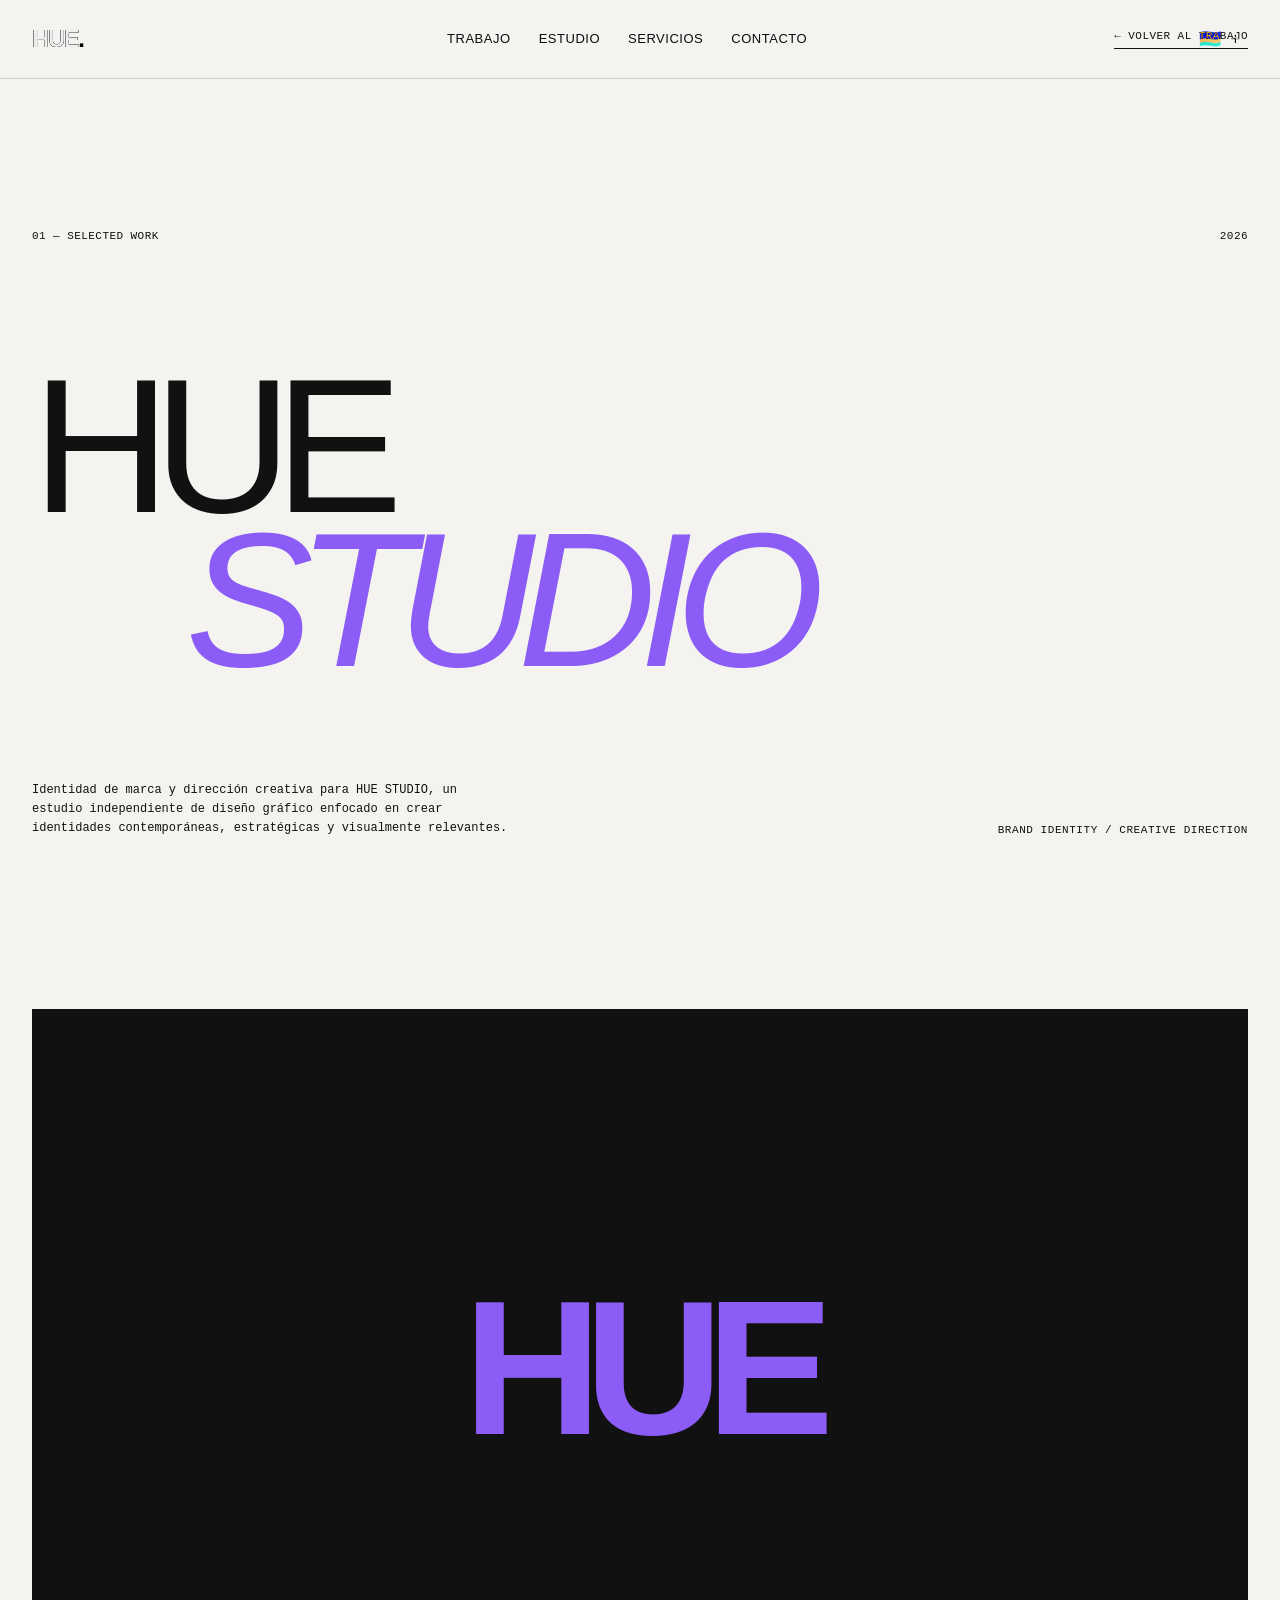
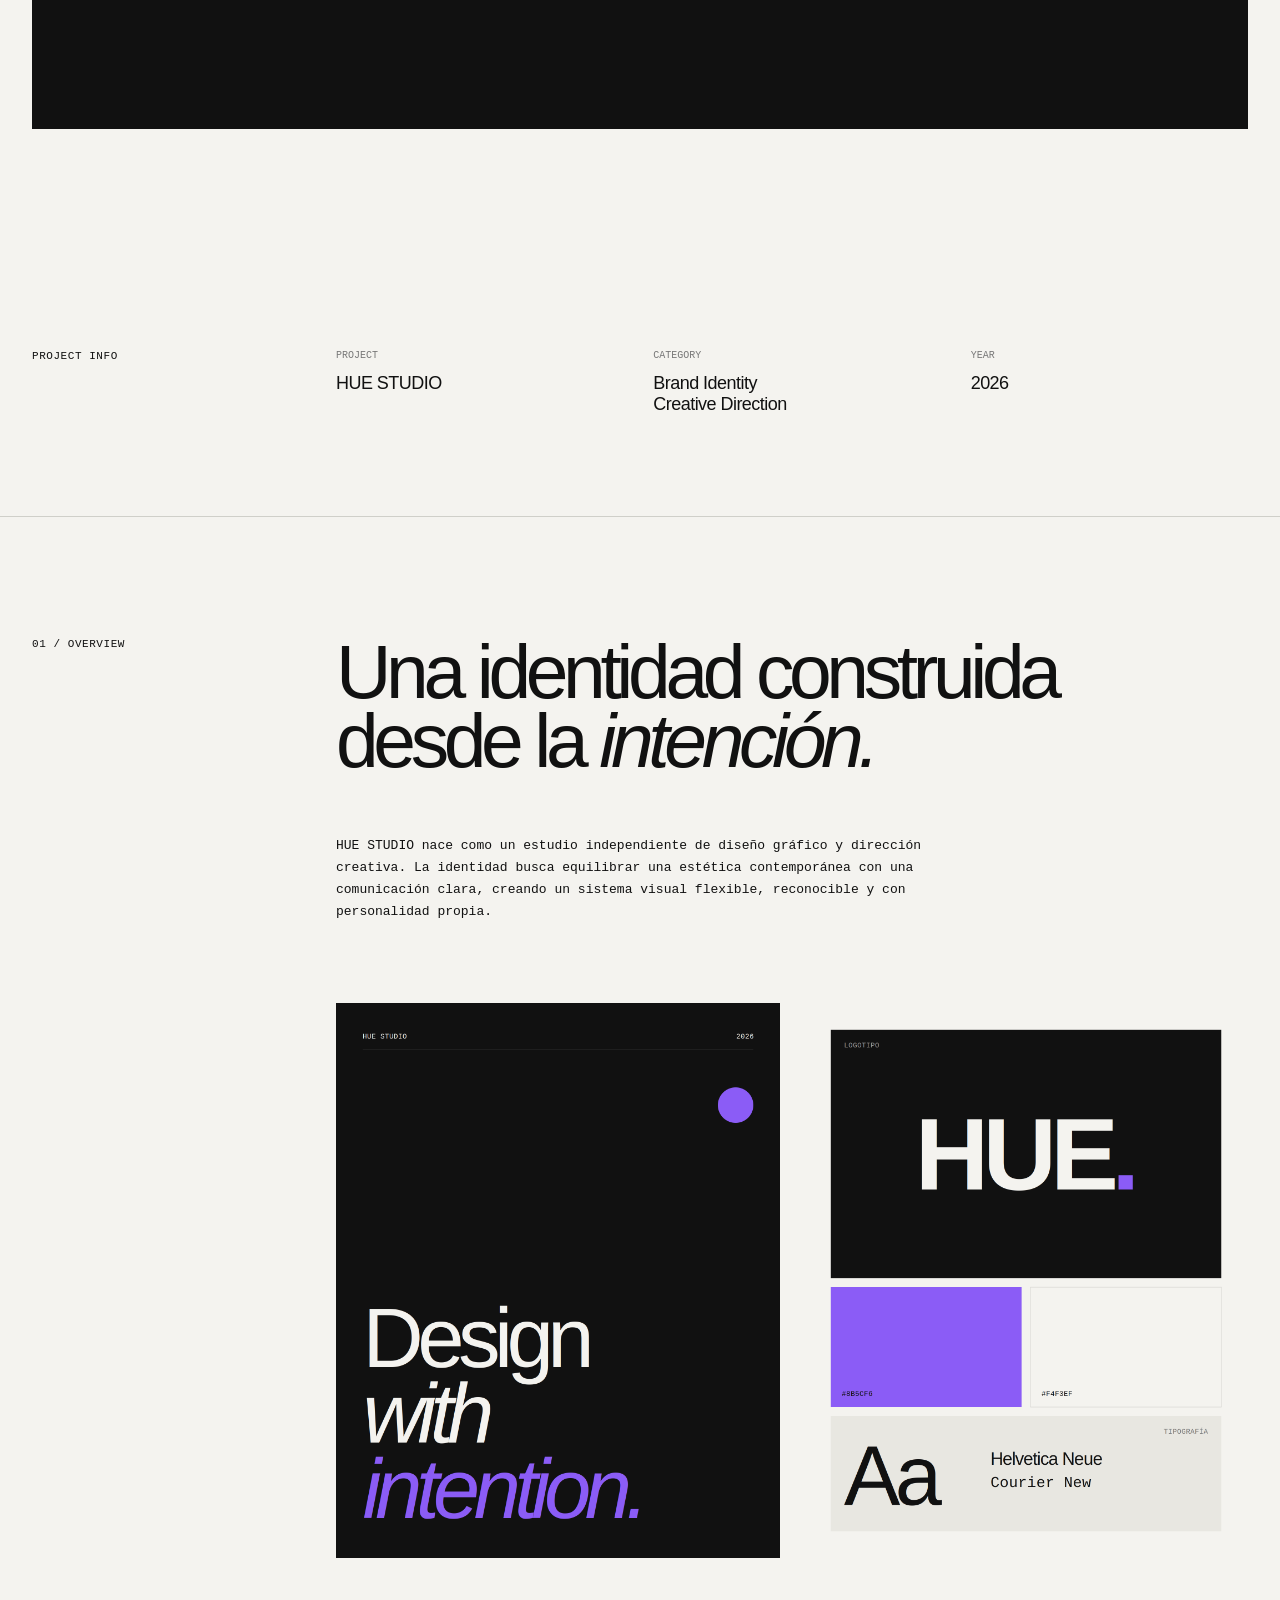
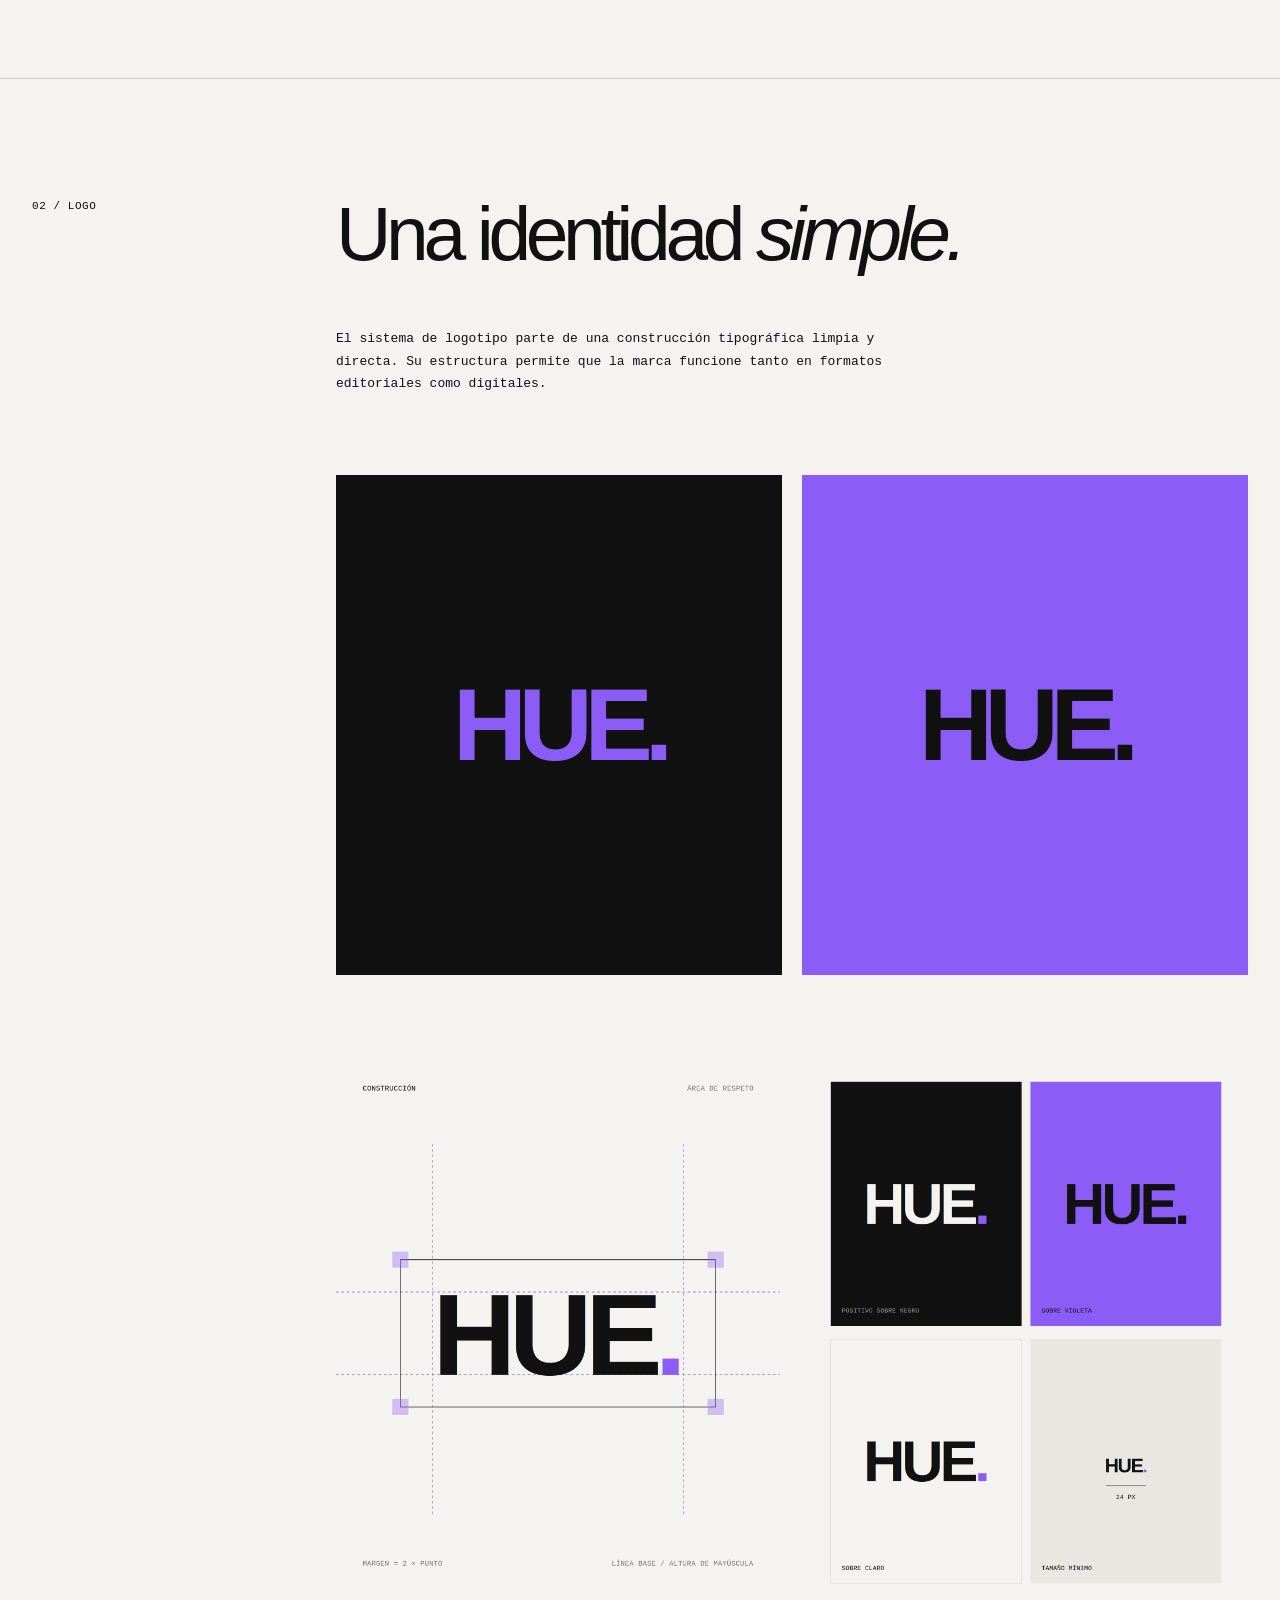
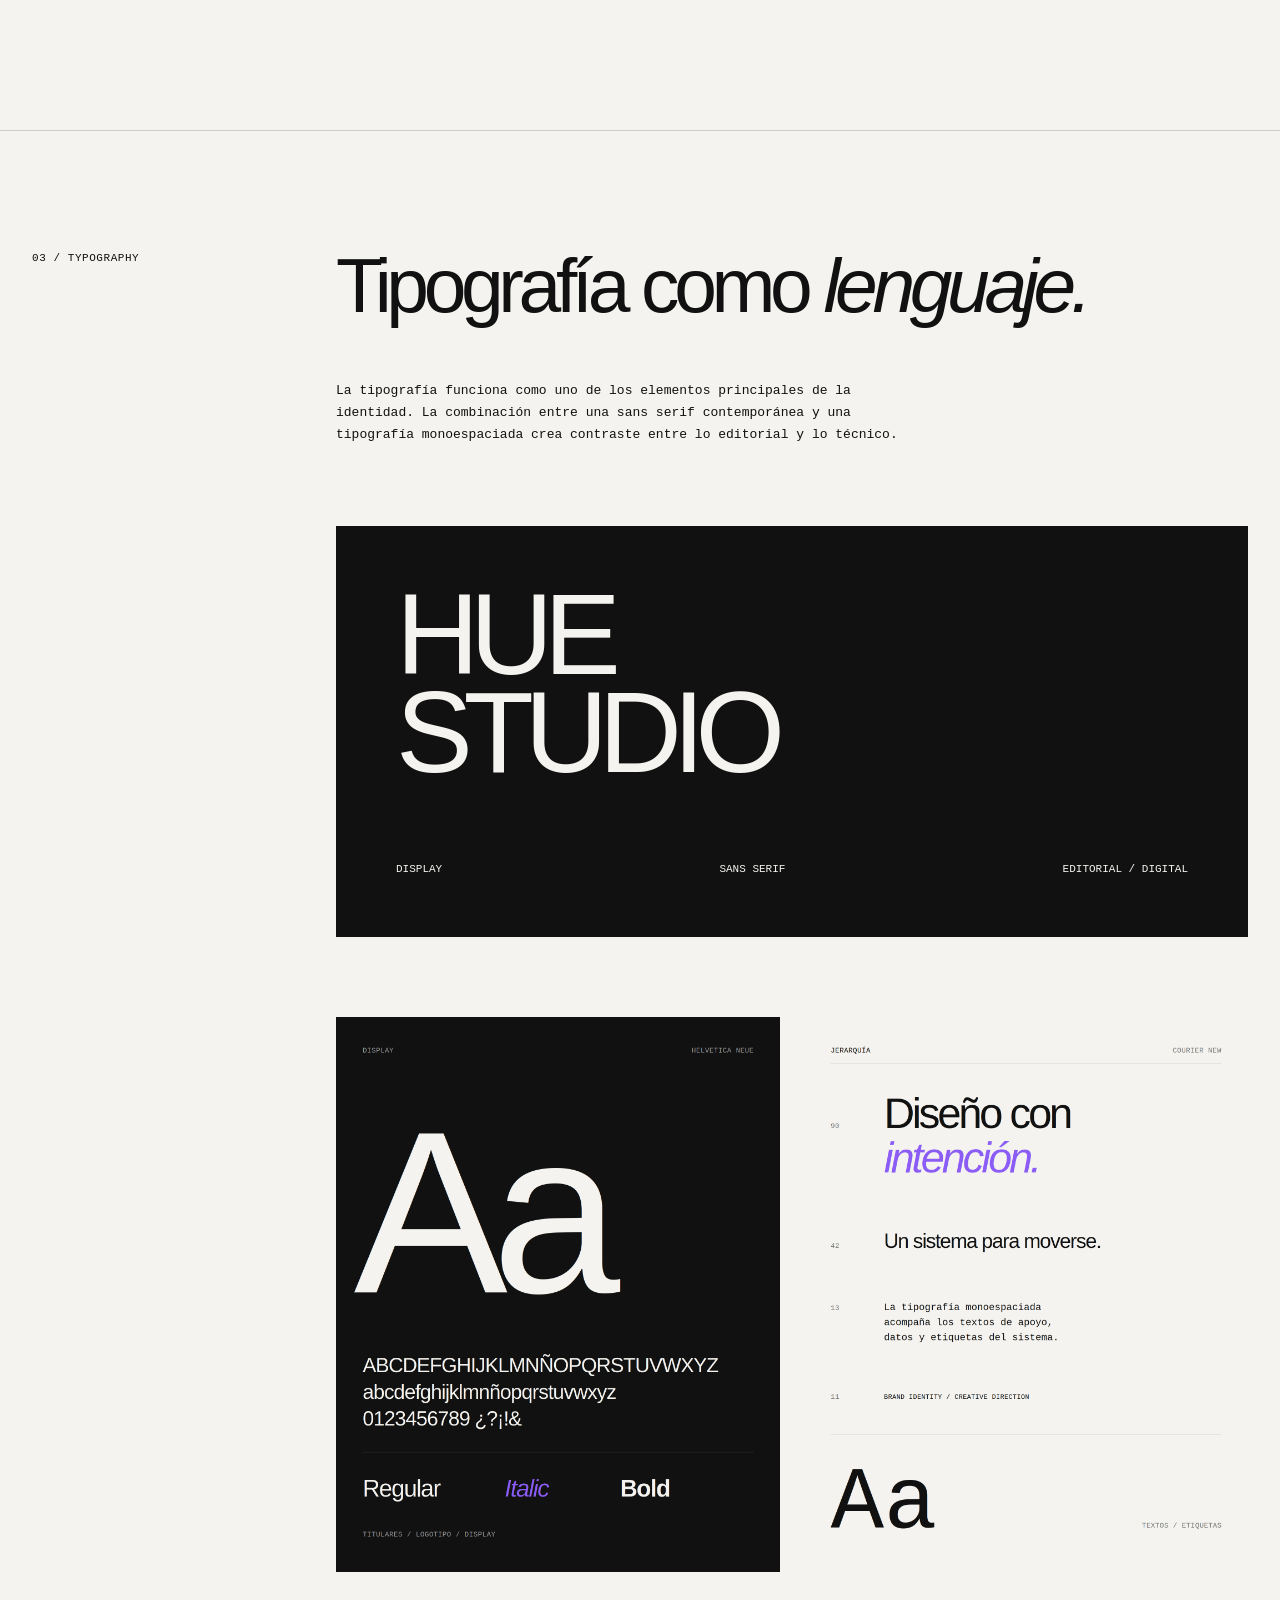
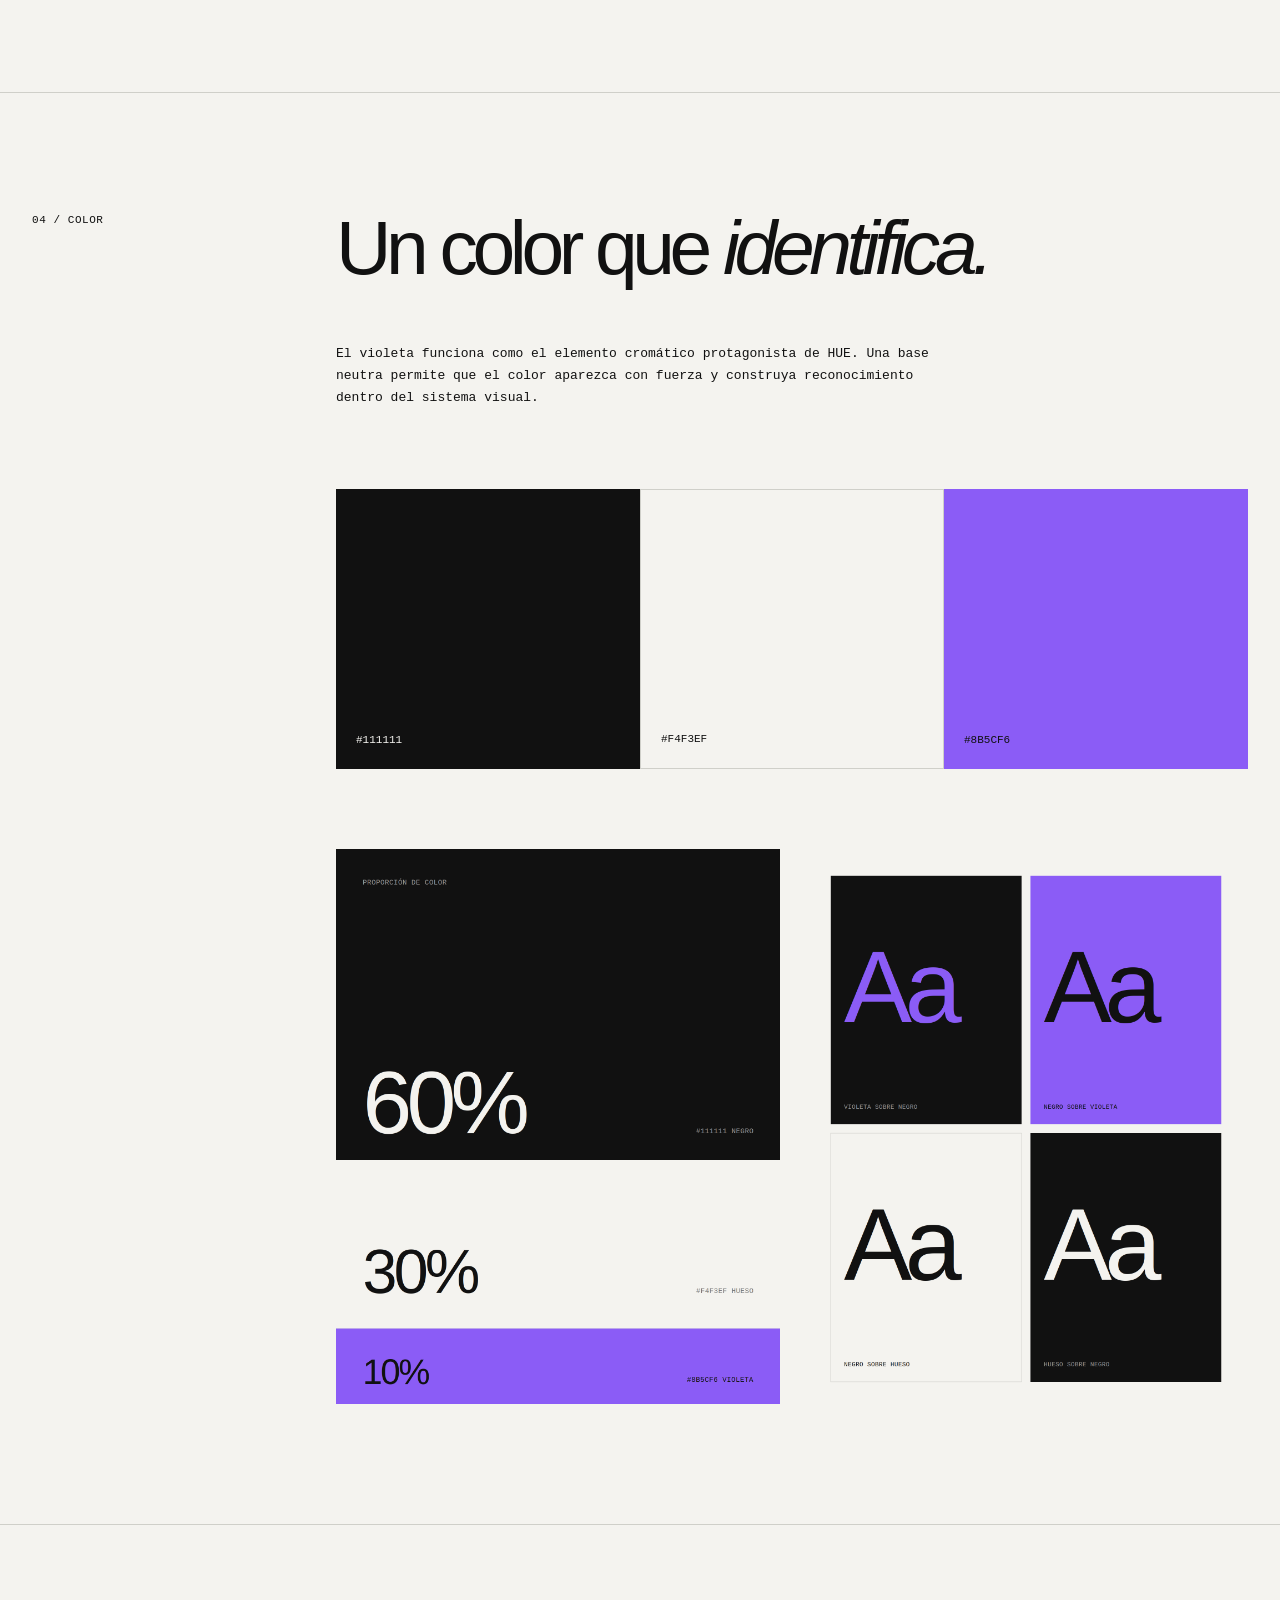
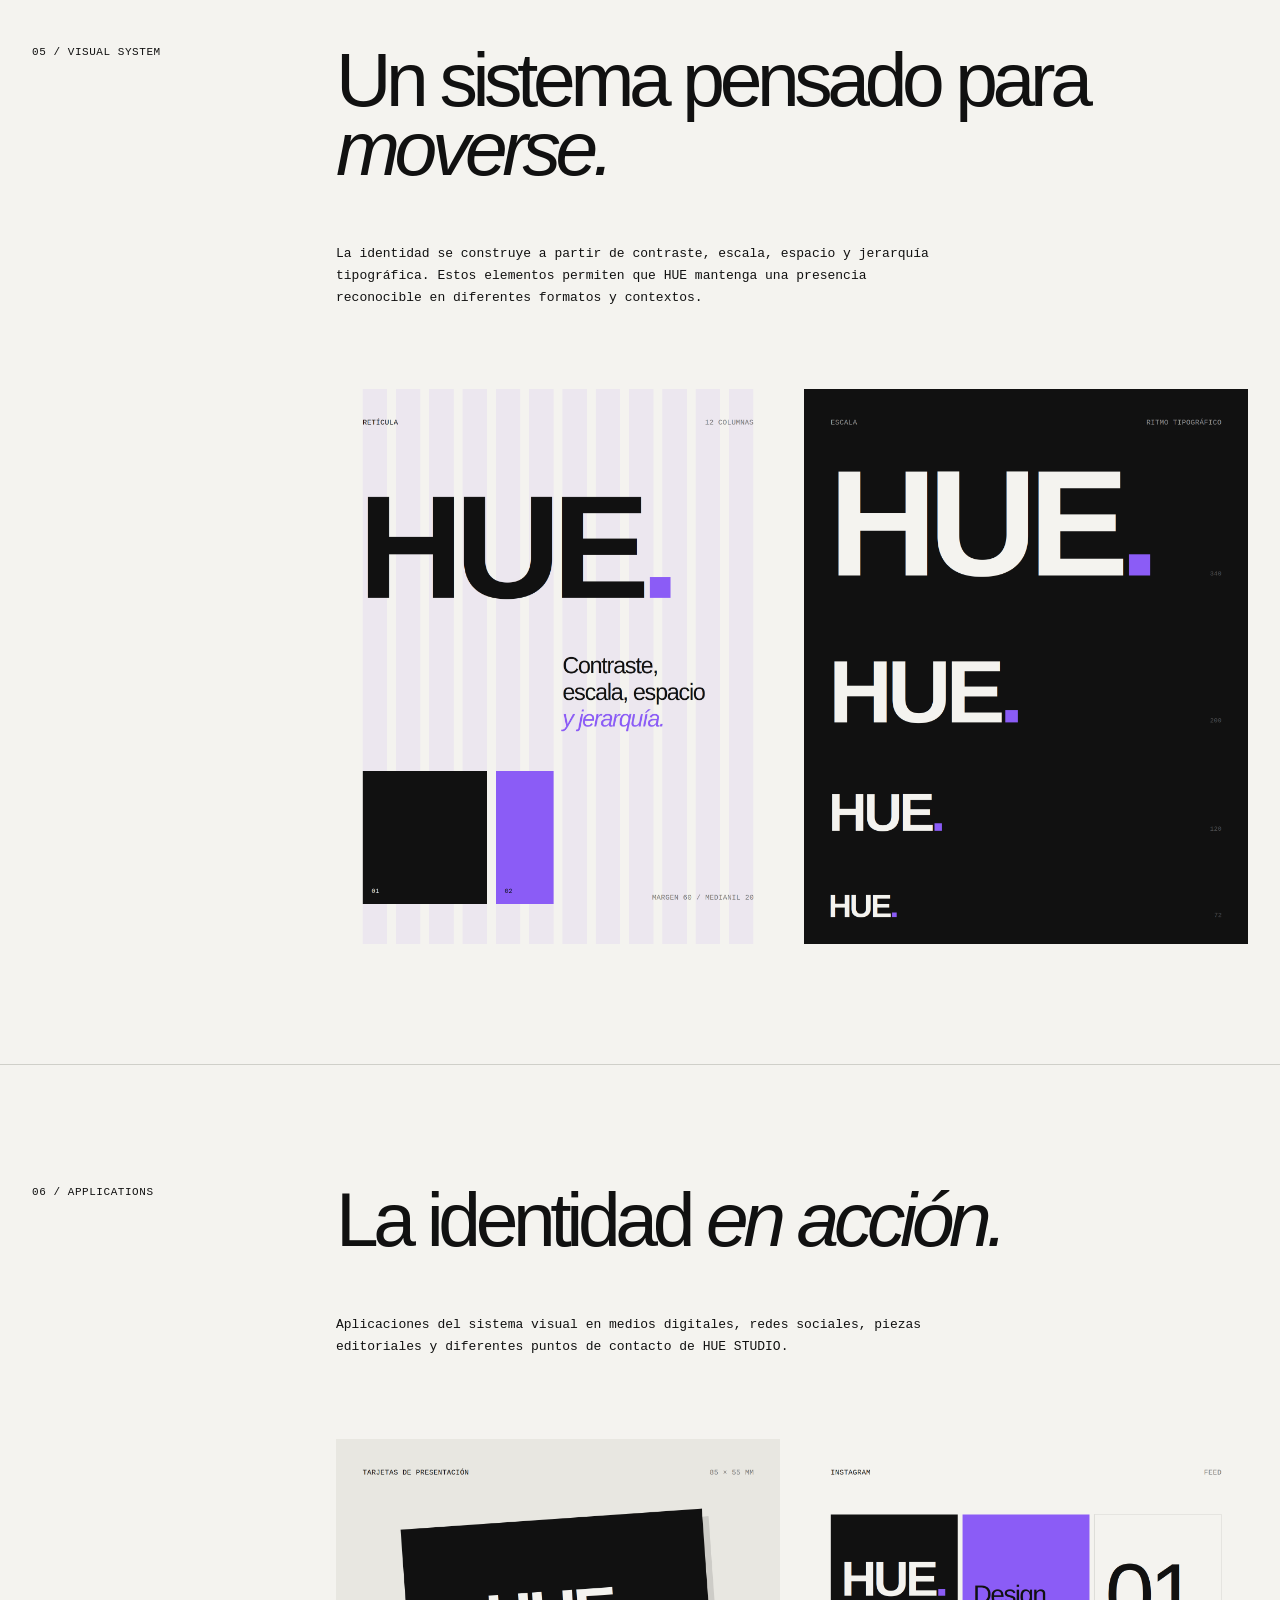
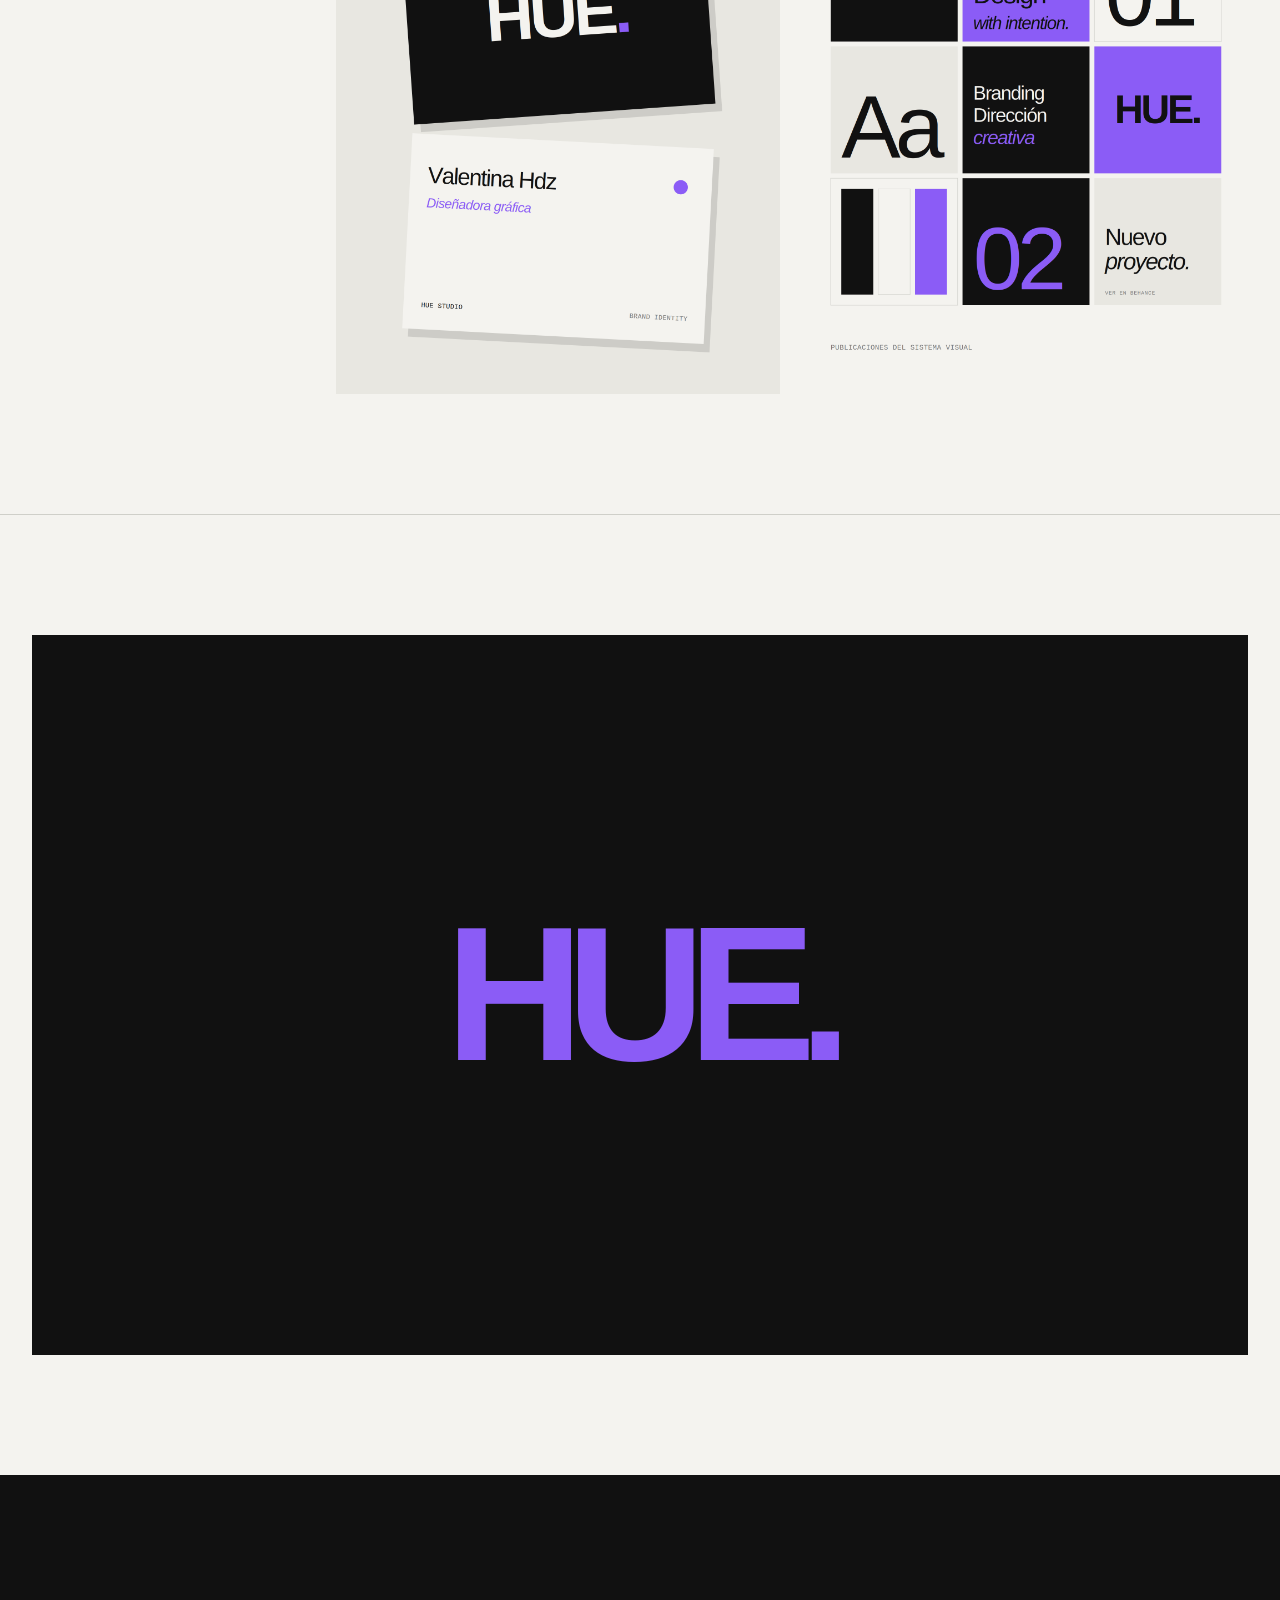
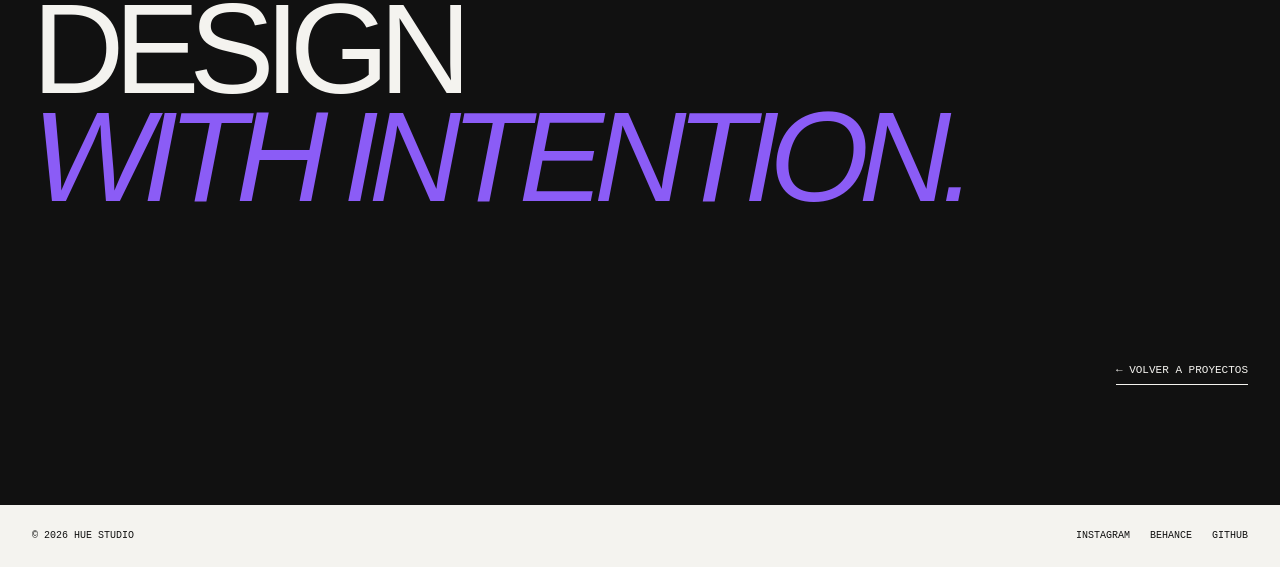
<file: hue_studio.html>
<!DOCTYPE html>

<html lang="es">

<head>
  <meta charset="UTF-8">
  <meta name="viewport" content="width=device-width, initial-scale=1.0">

  <title>HUE STUDIO — Brand Identity</title>

  <link rel="stylesheet" href="styles.css">
</head>

<body class="project-page">

  <!-- ================================
  HEADER
  ================================ -->

  <header class="project-header">
    <a href="index.html" class="logo">
      HUE<span>.</span>
    </a>
    <a href="index.html#work" class="project-back">
      ← Volver al trabajo
    </a>
  </header>

   <!-- ================================
       HEADER
  ================================= -->

  <header class="site-header">

    <a href="index.html" class="logo">

      HUE<span>.</span>

    </a>

    <nav class="navigation">

      <a href="trabajo.html">
        Trabajo
      </a>

      <a href="estudio.html">
        Estudio
      </a>

      <a href="servicios.html">
        Servicios
      </a>

      <a href="contacto.html">
        Contacto
      </a>

    </nav>

    <!-- LANGUAGE MENU -->

    <div class="language-menu">

      <button
        class="language-toggle"
        type="button"
        aria-label="Seleccionar idioma"
      >

        <span class="current-flag">
          🇨🇴
        </span>

        <span class="menu-icon">
          +
        </span>

      </button>

      <div class="language-dropdown">

        <button type="button" data-lang="es">
          🇨🇴 Español
        </button>

        <button type="button" data-lang="en">
          🇺🇸 English
        </button>

        <button type="button" data-lang="pt">
          🇧🇷 Português
        </button>

        <button type="button" data-lang="fr">
          🇫🇷 Français
        </button>

        <button type="button" data-lang="de">
          🇩🇪 Deutsch
        </button>

        <button type="button" data-lang="it">
          🇮🇹 Italiano
        </button>

        <button type="button" data-lang="ja">
          🇯🇵 日本語
        </button>

        <button type="button" data-lang="ko">
          🇰🇷 한국어
        </button>

      </div>

    </div>

    <!-- MOBILE MENU -->

    <button
      class="menu-button"
      type="button"
      aria-label="Abrir menú"
    >

      Menu

    </button>

  </header>


  <!-- ================================
  PROJECT
  ================================ -->

  <main>

    <!-- HERO -->

    <section class="project-hero">

      <div class="project-meta">
        <span>01 — Selected Work</span>
        <span>2026</span>
      </div>

      <div class="project-hero-title">
        <h1>
          HUE
          <span>STUDIO</span>
        </h1>
      </div>

      <div class="project-hero-description">
        <p>
          Identidad de marca y dirección creativa para HUE STUDIO,
          un estudio independiente de diseño gráfico enfocado en
          crear identidades contemporáneas, estratégicas y visualmente
          relevantes.
        </p>
        <span class="section-label">
          Brand Identity / Creative Direction
        </span>
      </div>

    </section>


    <!-- COVER -->

    <section class="full-visual">
      <div class="project-cover">
        <span class="project-cover-placeholder">
          HUE
        </span>
      </div>
    </section>


    <!-- PROJECT INFO -->

    <section class="project-details">

      <span class="project-details-label">
        Project Info
      </span>

      <div class="project-details-content">

        <div class="project-detail">
          <span>Project</span>
          <p>HUE STUDIO</p>
        </div>

        <div class="project-detail">
          <span>Category</span>
          <p>
            Brand Identity<br>
            Creative Direction
          </p>
        </div>

        <div class="project-detail">
          <span>Year</span>
          <p>2026</p>
        </div>

      </div>

    </section>


    <!-- 01 — OVERVIEW -->

    <section class="case-section">

      <span class="case-label">
        01 / Overview
      </span>

      <div class="case-content">

        <h2>
          Una identidad construida
          desde la <em>intención.</em>
        </h2>

        <p>
          HUE STUDIO nace como un estudio independiente de diseño
          gráfico y dirección creativa. La identidad busca equilibrar
          una estética contemporánea con una comunicación clara,
          creando un sistema visual flexible, reconocible y con
          personalidad propia.
        </p>

        <div class="image-grid">
          <figure class="case-image">
            <img src="img/hue-01-manifiesto.png" alt="Manifiesto de HUE STUDIO: Design with intention" loading="lazy">
          </figure>
          <figure class="case-image">
            <img src="img/hue-01-brand-board.png" alt="Brand board de HUE STUDIO con logo, colores y tipografías" loading="lazy">
          </figure>
        </div>

      </div>

    </section>


    <!-- 02 — LOGO -->

    <section class="case-section">

      <span class="case-label">
        02 / Logo
      </span>

      <div class="case-content">

        <h2>
          Una identidad
          <em>simple.</em>
        </h2>

        <p>
          El sistema de logotipo parte de una construcción tipográfica
          limpia y directa. Su estructura permite que la marca funcione
          tanto en formatos editoriales como digitales.
        </p>

        <div class="visual-grid">
          <div class="visual-block dark">
            <span>HUE.</span>
          </div>
          <div class="visual-block purple">
            <span>HUE.</span>
          </div>
        </div>

        <div class="image-grid">
          <figure class="case-image">
            <img src="img/hue-02-construccion.png" alt="Construcción del logotipo HUE con área de respeto" loading="lazy">
          </figure>
          <figure class="case-image">
            <img src="img/hue-02-variaciones.png" alt="Variaciones del logotipo HUE sobre distintos fondos" loading="lazy">
          </figure>
        </div>

      </div>

    </section>


    <!-- 03 — TYPOGRAPHY -->

    <section class="case-section">

      <span class="case-label">
        03 / Typography
      </span>

      <div class="case-content">

        <h2>
          Tipografía como
          <em>lenguaje.</em>
        </h2>

        <p>
          La tipografía funciona como uno de los elementos principales
          de la identidad. La combinación entre una sans serif
          contemporánea y una tipografía monoespaciada crea contraste
          entre lo editorial y lo técnico.
        </p>

        <div class="type-specimen">
          <div class="type-specimen-large">
            HUE<br>
            STUDIO
          </div>
          <div class="type-specimen-meta">
            <span>Display</span>
            <span>Sans Serif</span>
            <span>Editorial / Digital</span>
          </div>
        </div>

        <div class="image-grid">
          <figure class="case-image">
            <img src="img/hue-03-display.png" alt="Specimen de Helvetica Neue para titulares" loading="lazy">
          </figure>
          <figure class="case-image">
            <img src="img/hue-03-jerarquia.png" alt="Jerarquía tipográfica de HUE STUDIO" loading="lazy">
          </figure>
        </div>

      </div>

    </section>


    <!-- 04 — COLOR -->

    <section class="case-section">

      <span class="case-label">
        04 / Color
      </span>

      <div class="case-content">

        <h2>
          Un color que
          <em>identifica.</em>
        </h2>

        <p>
          El violeta funciona como el elemento cromático protagonista
          de HUE. Una base neutra permite que el color aparezca con
          fuerza y construya reconocimiento dentro del sistema visual.
        </p>

        <div class="palette">
          <div class="color-swatch color-black">
            #111111
          </div>
          <div class="color-swatch color-offwhite">
            #F4F3EF
          </div>
          <div class="color-swatch color-purple">
            #8B5CF6
          </div>
        </div>

        <div class="image-grid">
          <figure class="case-image">
            <img src="img/hue-04-proporcion.png" alt="Proporción de color 60/30/10 de HUE STUDIO" loading="lazy">
          </figure>
          <figure class="case-image">
            <img src="img/hue-04-combinaciones.png" alt="Combinaciones de color permitidas" loading="lazy">
          </figure>
        </div>

      </div>

    </section>


    <!-- 05 — VISUAL SYSTEM -->

    <section class="case-section">

      <span class="case-label">
        05 / Visual System
      </span>

      <div class="case-content">

        <h2>
          Un sistema pensado
          para <em>moverse.</em>
        </h2>

        <p>
          La identidad se construye a partir de contraste, escala,
          espacio y jerarquía tipográfica. Estos elementos permiten
          que HUE mantenga una presencia reconocible en diferentes
          formatos y contextos.
        </p>

        <div class="image-grid">
          <figure class="case-image">
            <img src="img/hue-05-reticula.png" alt="Retícula de 12 columnas del sistema visual" loading="lazy">
          </figure>
          <figure class="case-image">
            <img src="img/hue-05-escala.png" alt="Escala tipográfica del logotipo HUE" loading="lazy">
          </figure>
        </div>

      </div>

    </section>


    <!-- 06 — APPLICATIONS -->

    <section class="case-section">

      <span class="case-label">
        06 / Applications
      </span>

      <div class="case-content">

        <h2>
          La identidad
          <em>en acción.</em>
        </h2>

        <p>
          Aplicaciones del sistema visual en medios digitales,
          redes sociales, piezas editoriales y diferentes puntos
          de contacto de HUE STUDIO.
        </p>

        <div class="image-grid">
          <figure class="case-image">
            <img src="img/hue-06-tarjetas.png" alt="Tarjetas de presentación de HUE STUDIO" loading="lazy">
          </figure>
          <figure class="case-image">
            <img src="img/hue-06-redes.png" alt="Feed de Instagram con el sistema visual de HUE" loading="lazy">
          </figure>
        </div>

      </div>

    </section>


    <!-- FINAL VISUAL -->

    <section class="full-visual">
      <div class="project-cover">
        <span class="project-cover-placeholder">
          HUE.
        </span>
      </div>
    </section>


    <!-- PROJECT END -->

    <section class="project-end">
      <h2>
        DESIGN
        <span>WITH INTENTION.</span>
      </h2>
      <a href="index.html#work" class="project-end-link">
        ← Volver a proyectos
      </a>
    </section>

  </main>

  <!-- FOOTER -->

  <footer class="site-footer">
    <span>© 2026 HUE STUDIO</span>
    <div>
      <a href="https://www.instagram.com/hue.studioc/">Instagram</a>
      <a href="https://www.behance.net/valentihdz">Behance</a>
      <a href="https://github.com/valentihdz">GitHub</a>
  
    </div>
  </footer>

</body>
</html>
</file>
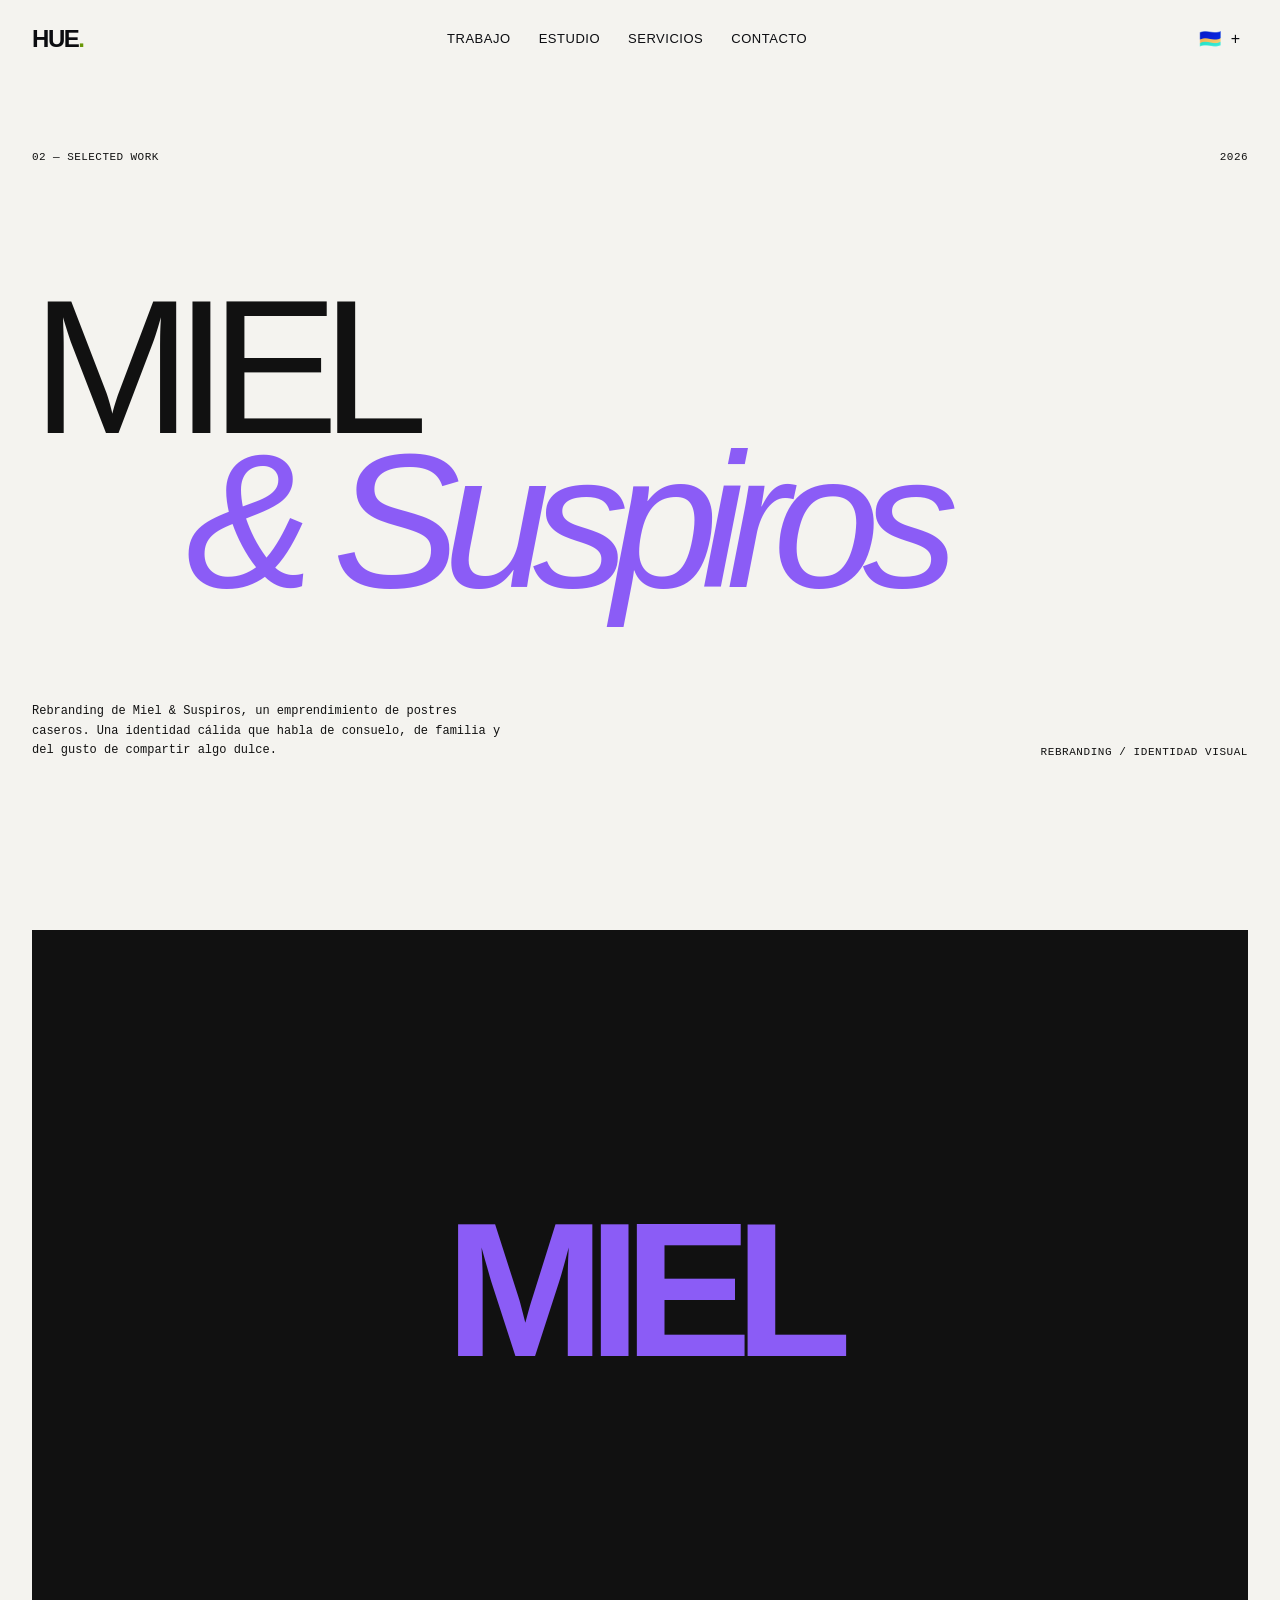
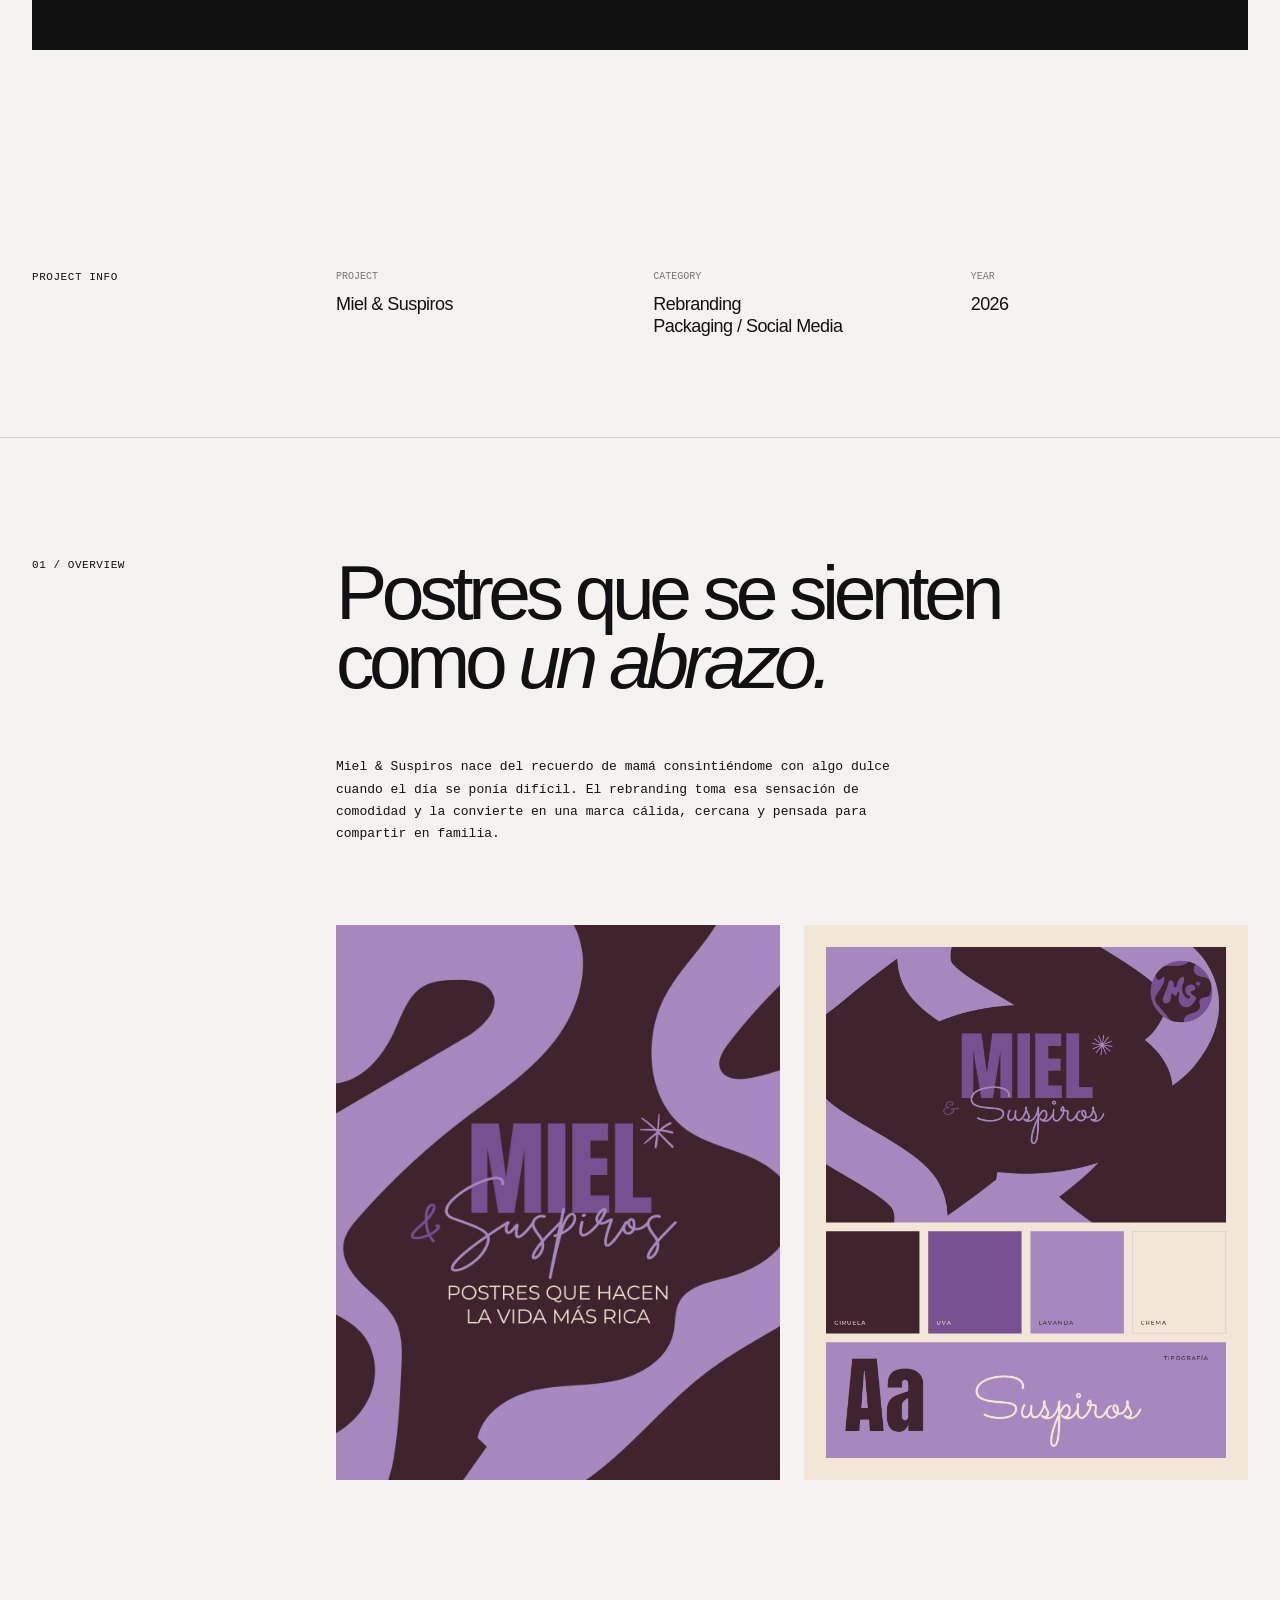
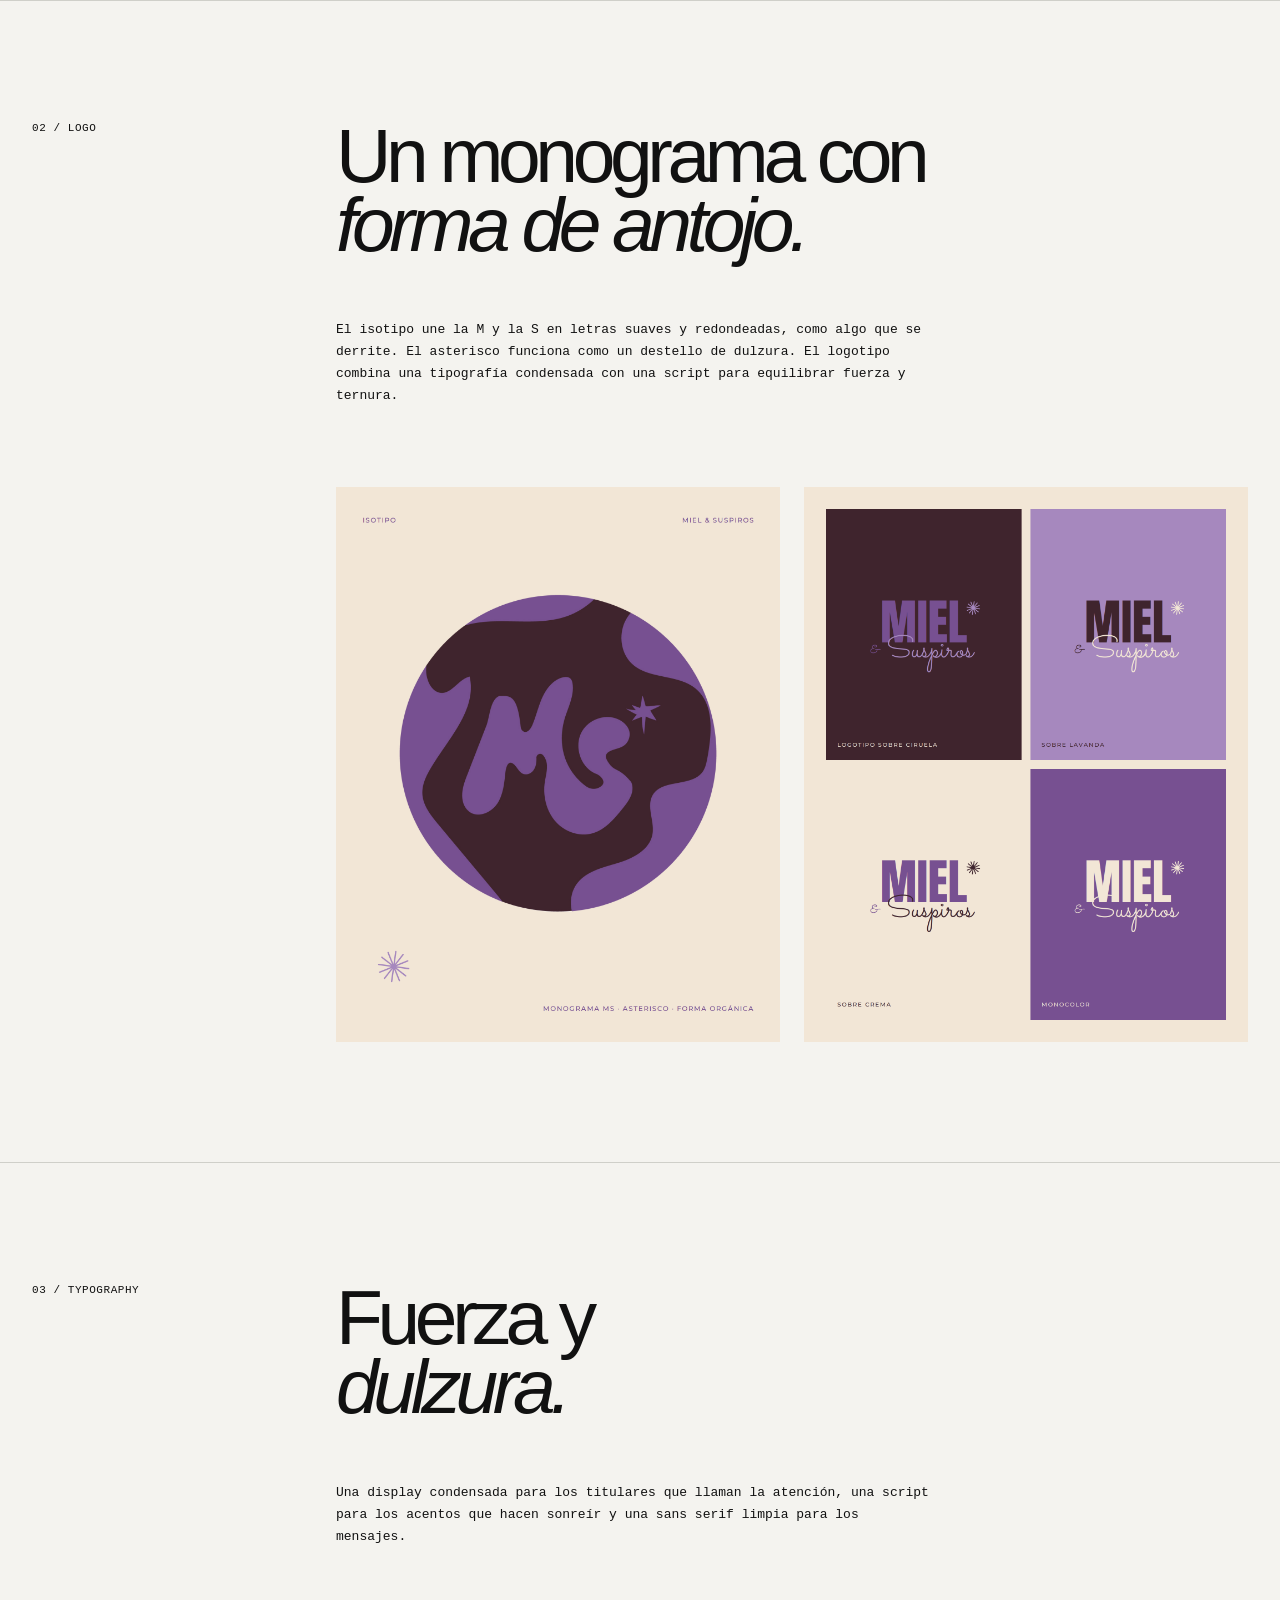
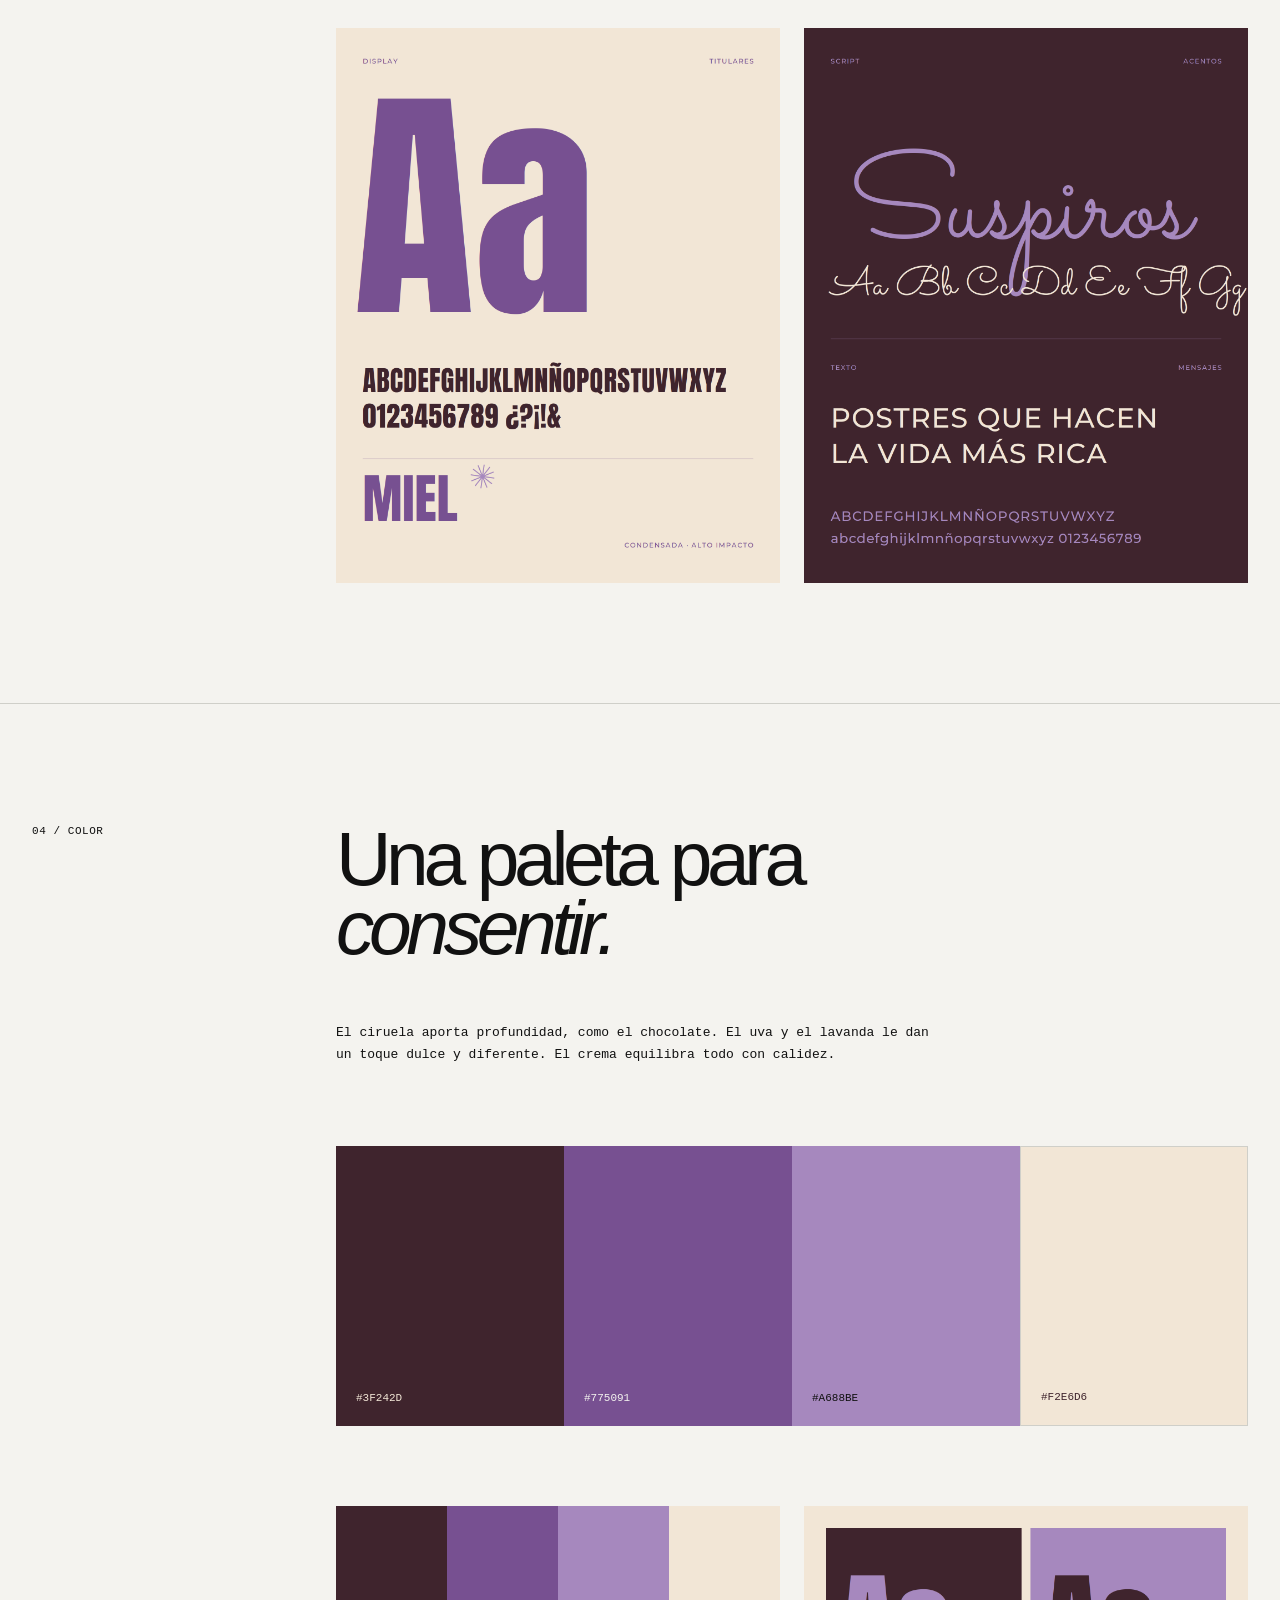
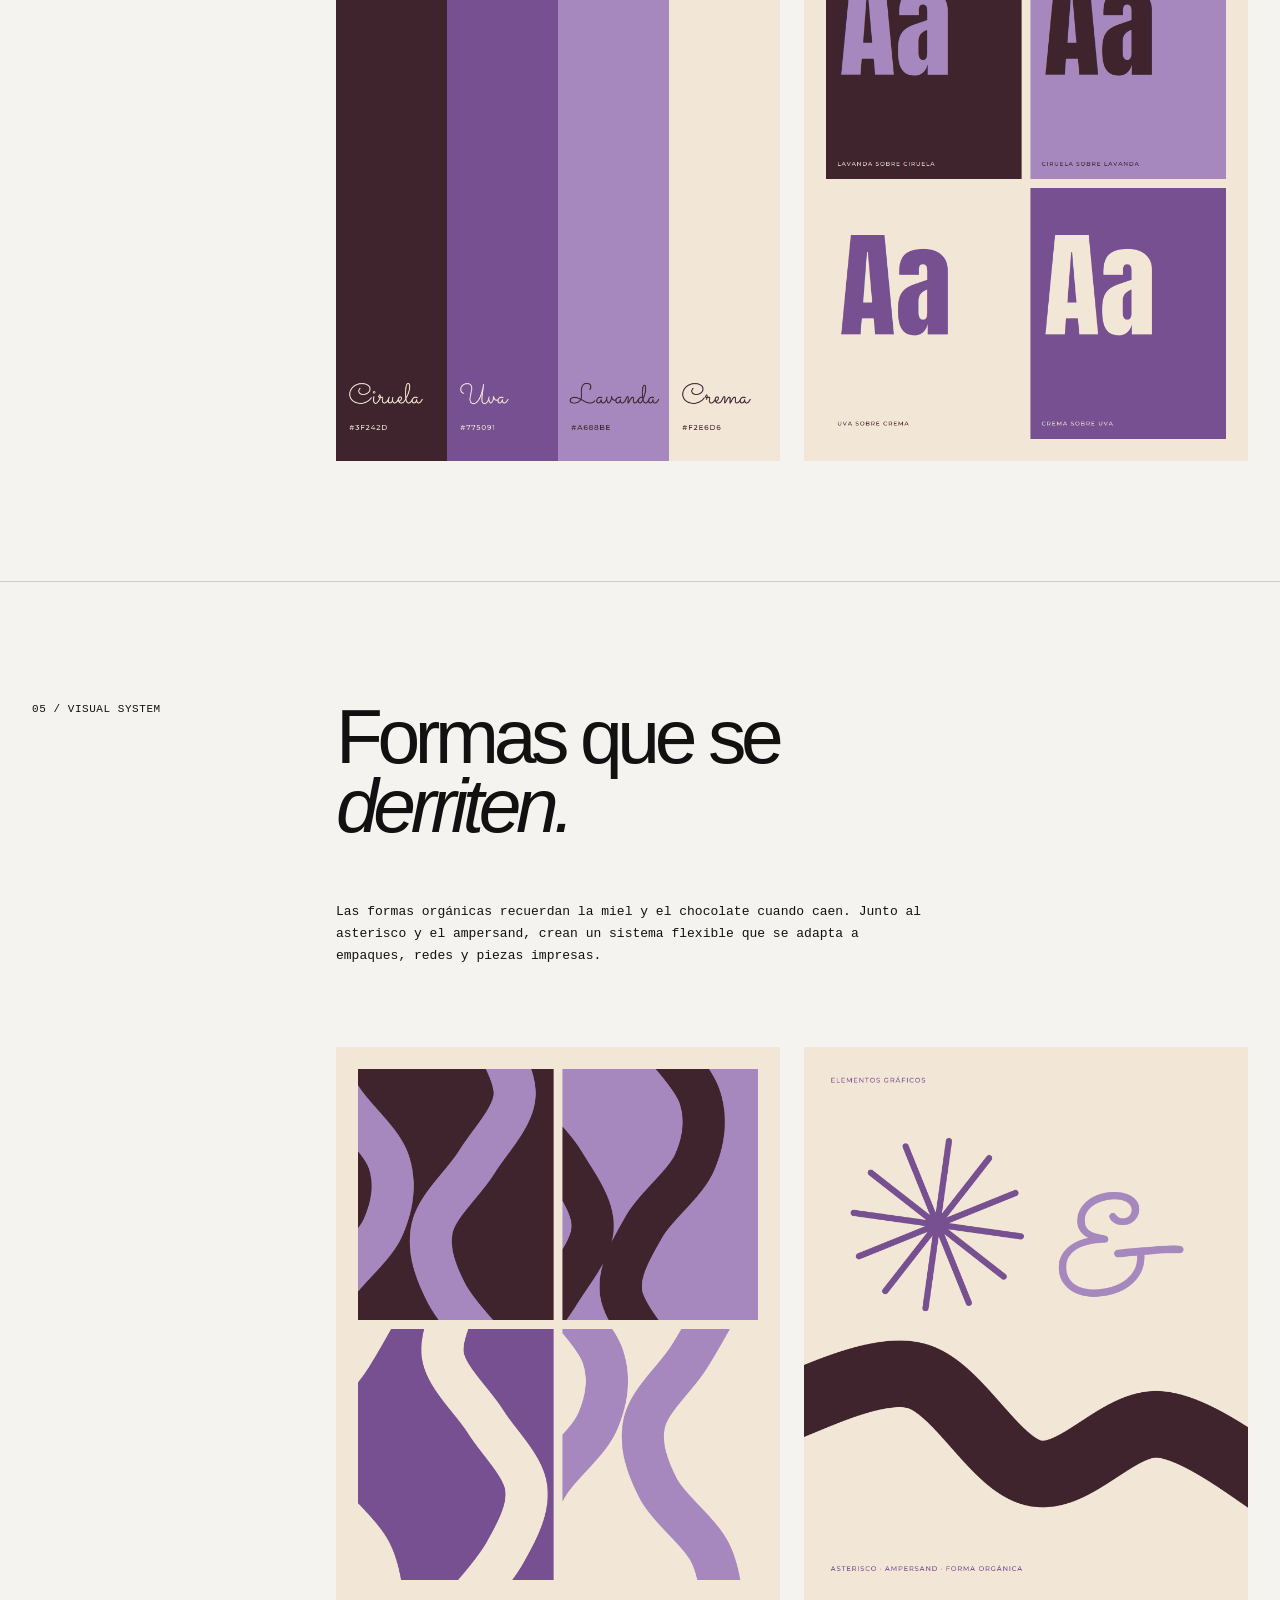
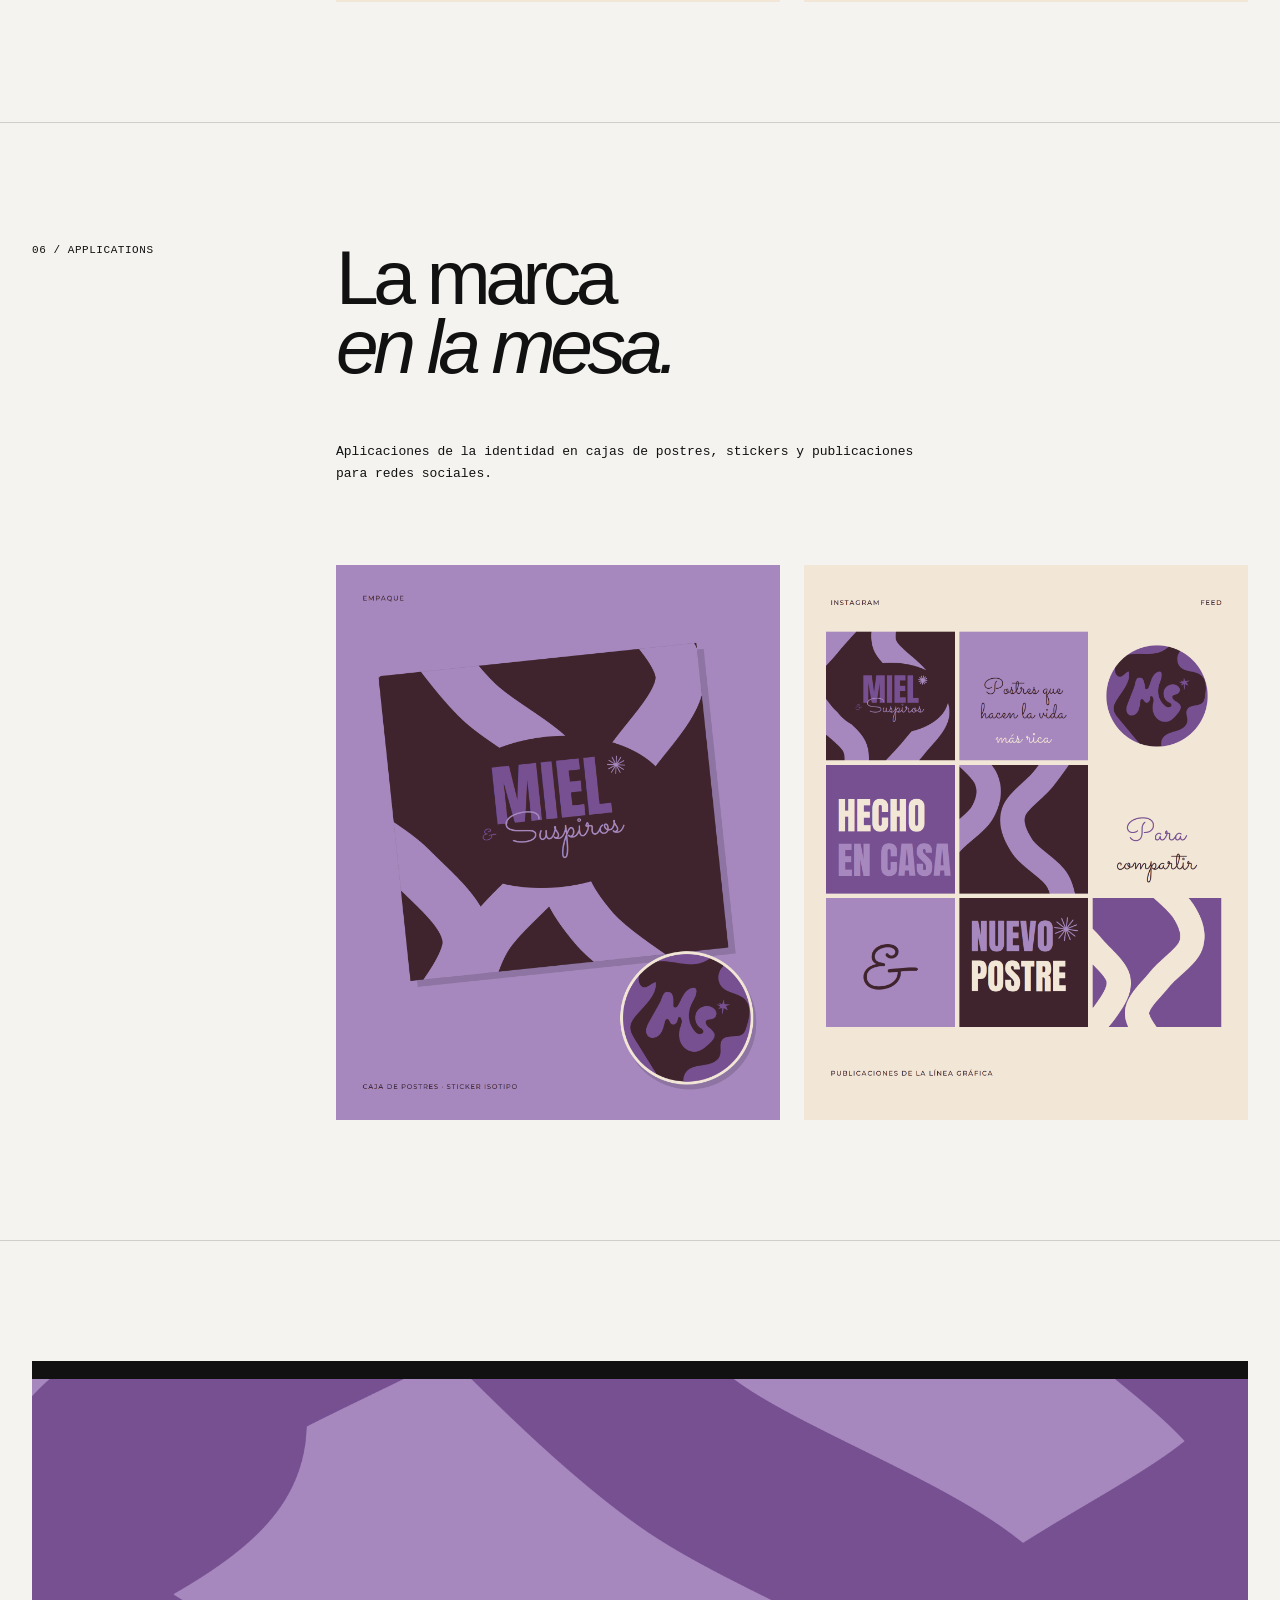
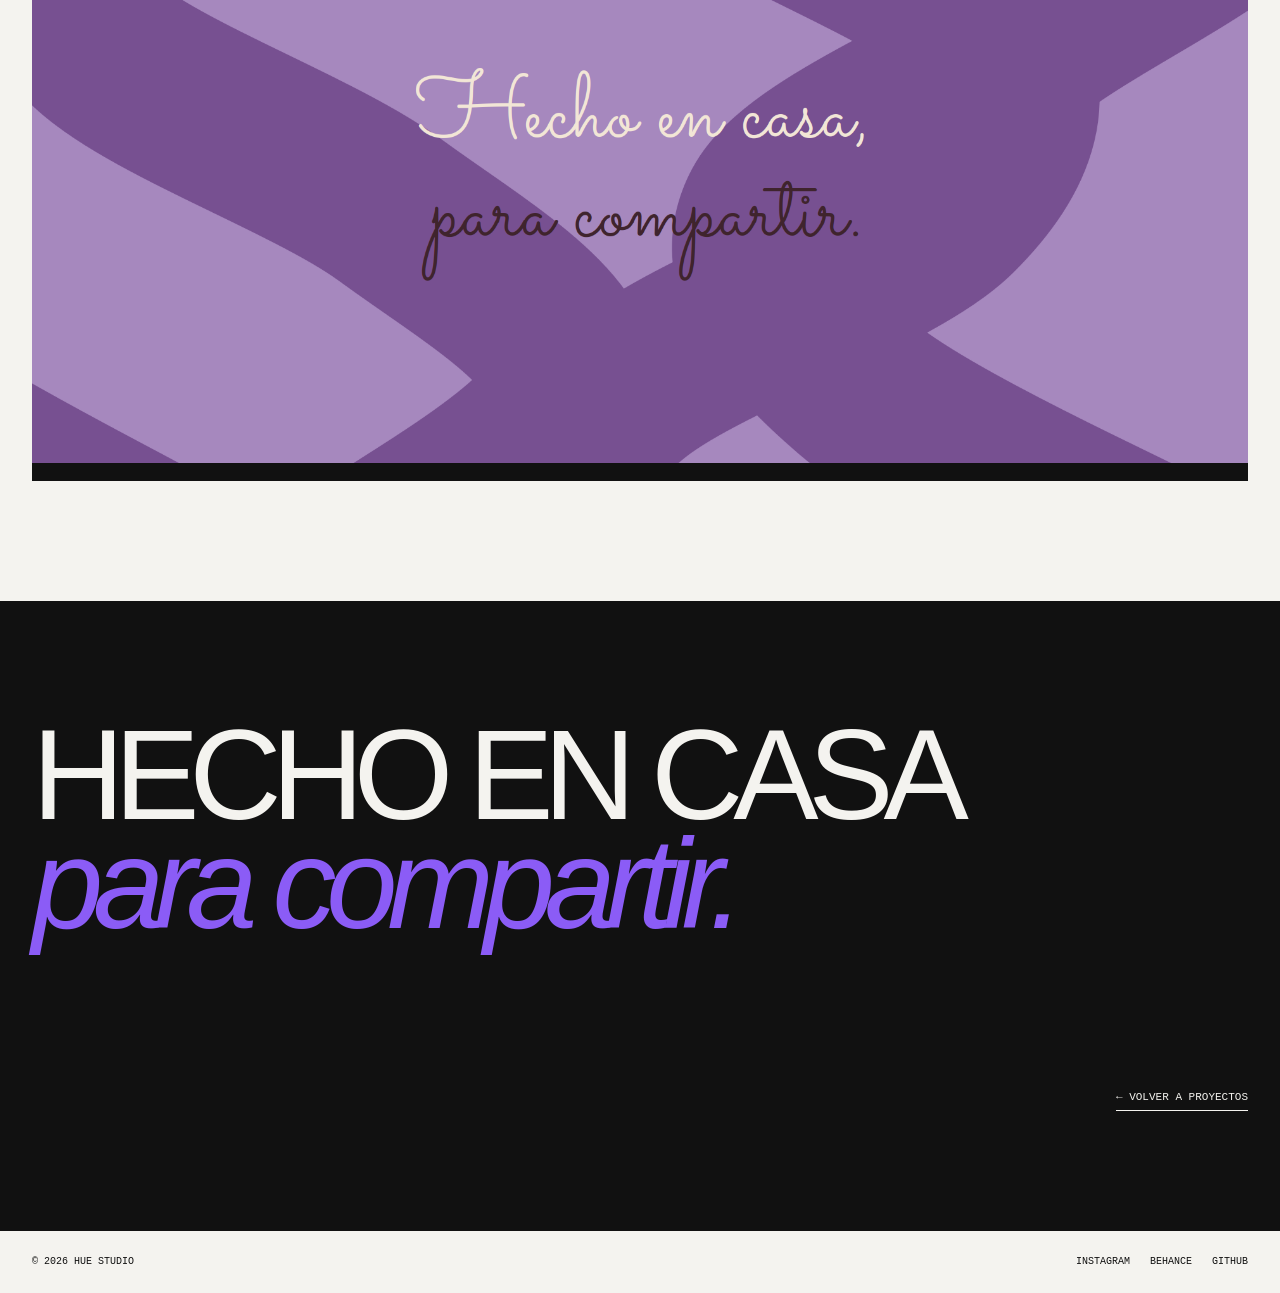
<file: miel-y-suspiros.html>
<!DOCTYPE html>
<html lang="es">
<head>
  <meta charset="UTF-8">
  <meta name="viewport" content="width=device-width, initial-scale=1.0">
  <title>Miel & Suspiros — Rebranding</title>

  <link rel="preconnect" href="https://fonts.googleapis.com">
  <link rel="preconnect" href="https://fonts.gstatic.com" crossorigin>
  <link href="https://fonts.googleapis.com/css2?family=Anton&family=Montserrat:wght@400;500&family=Sacramento&display=swap" rel="stylesheet">

  <link rel="stylesheet" href="styles.css">
</head>

<body class="project-page miel-page">
    <header class="site-header">
      <a href="index.html" class="logo">HUE<span>.</span></a>

      <nav class="navigation">
        <a href="trabajo.html">Trabajo</a>
        <a href="estudio.html">Estudio</a>
        <a href="servicios.html">Servicios</a>
        <a href="contacto.html">Contacto</a>
      </nav>

      <div class="language-menu">
        <button class="language-toggle" type="button" aria-label="Seleccionar idioma">
          <span class="current-flag">🇨🇴</span>
          <span class="menu-icon">+</span>
        </button>

        <div class="language-dropdown">
          <button type="button" data-lang="es">🇨🇴 Español</button>
          <button type="button" data-lang="en">🇺🇸 English</button>
          <button type="button" data-lang="pt">🇧🇷 Português</button>
          <button type="button" data-lang="fr">🇫🇷 Français</button>
          <button type="button" data-lang="de">🇩🇪 Deutsch</button>
          <button type="button" data-lang="it">🇮🇹 Italiano</button>
          <button type="button" data-lang="ja">🇯🇵 日本語</button>
          <button type="button" data-lang="ko">🇰🇷 한국어</button>
        </div>
      </div>

      <button class="menu-button" type="button" aria-label="Abrir menú">Menú</button>
    </header>

  <main>
    <section class="project-hero">
      <div class="project-meta">
        <span>02 — Selected Work</span>
        <span>2026</span>
      </div>

      <div class="project-hero-title">
        <h1>MIEL<span>&amp; Suspiros</span></h1>
      </div>

      <div class="project-hero-description">
        <p>Rebranding de Miel &amp; Suspiros, un emprendimiento de postres caseros. Una identidad cálida que habla de consuelo, de familia y del gusto de compartir algo dulce.</p>
        <span class="section-label">Rebranding / Identidad visual</span>
      </div>
    </section>

    <section class="full-visual">
      <div class="project-cover">
        <span class="project-cover-placeholder">MIEL</span>
      </div>
    </section>

    <section class="project-details">
      <span class="project-details-label">Project Info</span>
      <div class="project-details-content">
        <div class="project-detail">
          <span>Project</span>
          <p>Miel &amp; Suspiros</p>
        </div>
        <div class="project-detail">
          <span>Category</span>
          <p>Rebranding<br>Packaging / Social Media</p>
        </div>
        <div class="project-detail">
          <span>Year</span>
          <p>2026</p>
        </div>
      </div>
    </section>


    <section class="case-section">
      <span class="case-label">01 / Overview</span>
      <div class="case-content">
        <h2>Postres que se sienten<br>como <em>un abrazo.</em></h2>
        <p>Miel &amp; Suspiros nace del recuerdo de mamá consintiéndome con algo dulce cuando el día se ponía difícil. El rebranding toma esa sensación de comodidad y la convierte en una marca cálida, cercana y pensada para compartir en familia.</p>
        
        
        <div class="image-grid">
          <figure class="case-image">
              <img src="img/miel-01-feed.jpg" alt="Pieza principal de Miel & Suspiros: postres que hacen la vida más rica" loading="lazy">
            </figure>
<figure class="case-image">
              <img src="img/miel-01-brand-board.png" alt="Brand board con logotipo, isotipo, colores y tipografías" loading="lazy">
            </figure>
        </div>
      </div>
    </section>
    <section class="case-section">
      <span class="case-label">02 / Logo</span>
      <div class="case-content">
        <h2>Un monograma con<br><em>forma de antojo.</em></h2>
        <p>El isotipo une la M y la S en letras suaves y redondeadas, como algo que se derrite. El asterisco funciona como un destello de dulzura. El logotipo combina una tipografía condensada con una script para equilibrar fuerza y ternura.</p>
        
        
        <div class="image-grid">
          <figure class="case-image">
              <img src="img/miel-02-isotipo.png" alt="Isotipo MS de Miel & Suspiros" loading="lazy">
            </figure>
<figure class="case-image">
              <img src="img/miel-02-variaciones.png" alt="Variaciones del logotipo sobre ciruela, lavanda, crema y uva" loading="lazy">
            </figure>
        </div>
      </div>
    </section>
    <section class="case-section">
      <span class="case-label">03 / Typography</span>
      <div class="case-content">
        <h2>Fuerza y<br><em>dulzura.</em></h2>
        <p>Una display condensada para los titulares que llaman la atención, una script para los acentos que hacen sonreír y una sans serif limpia para los mensajes.</p>
        
        
        <div class="image-grid">
          <figure class="case-image">
              <img src="img/miel-03-display.png" alt="Specimen de la tipografía display condensada" loading="lazy">
            </figure>
<figure class="case-image">
              <img src="img/miel-03-script-texto.png" alt="Specimen de la tipografía script y de texto" loading="lazy">
            </figure>
        </div>
      </div>
    </section>
    <section class="case-section">
      <span class="case-label">04 / Color</span>
      <div class="case-content">
        <h2>Una paleta para<br><em>consentir.</em></h2>
        <p>El ciruela aporta profundidad, como el chocolate. El uva y el lavanda le dan un toque dulce y diferente. El crema equilibra todo con calidez.</p>
        
        <div class="palette"><div class="color-swatch color-ciruela">#3F242D</div><div class="color-swatch color-uva">#775091</div><div class="color-swatch color-lavanda">#A688BE</div><div class="color-swatch color-crema">#F2E6D6</div></div>
        <div class="image-grid">
          <figure class="case-image">
              <img src="img/miel-04-paleta.png" alt="Paleta de color: ciruela, uva, lavanda y crema" loading="lazy">
            </figure>
<figure class="case-image">
              <img src="img/miel-04-combinaciones.png" alt="Combinaciones de color permitidas" loading="lazy">
            </figure>
        </div>
      </div>
    </section>
    <section class="case-section">
      <span class="case-label">05 / Visual System</span>
      <div class="case-content">
        <h2>Formas que se<br><em>derriten.</em></h2>
        <p>Las formas orgánicas recuerdan la miel y el chocolate cuando caen. Junto al asterisco y el ampersand, crean un sistema flexible que se adapta a empaques, redes y piezas impresas.</p>
        
        
        <div class="image-grid">
          <figure class="case-image">
              <img src="img/miel-05-formas.png" alt="Patrones de formas orgánicas en distintas combinaciones de color" loading="lazy">
            </figure>
<figure class="case-image">
              <img src="img/miel-05-elementos.png" alt="Elementos gráficos: asterisco, ampersand y forma orgánica" loading="lazy">
            </figure>
        </div>
      </div>
    </section>
    <section class="case-section">
      <span class="case-label">06 / Applications</span>
      <div class="case-content">
        <h2>La marca<br><em>en la mesa.</em></h2>
        <p>Aplicaciones de la identidad en cajas de postres, stickers y publicaciones para redes sociales.</p>
        
        
        <div class="image-grid">
          <figure class="case-image">
              <img src="img/miel-06-empaque.png" alt="Caja de postres y sticker con el isotipo" loading="lazy">
            </figure>
<figure class="case-image">
              <img src="img/miel-06-redes.png" alt="Feed de Instagram de Miel & Suspiros" loading="lazy">
            </figure>
        </div>
      </div>
    </section>

    <section class="full-visual">
      <div class="project-cover">
        <img src="img/miel-cierre.png" alt="Hecho en casa, para compartir" loading="lazy">
      </div>
    </section>

    <section class="project-end">
      <h2>HECHO EN CASA<span>para compartir.</span></h2>
      <a href="index.html#work" class="project-end-link">← Volver a proyectos</a>
    </section>
  </main>

  <footer class="site-footer">
    <span>© 2026 HUE STUDIO</span>
    <div>
      <a href="https://www.instagram.com/hue.studioc/">Instagram</a>
      <a href="https://www.behance.net/valentihdz">Behance</a>
      <a href="https://github.com/valentihdz">GitHub</a>
    </div>
  </footer>
</body>
</html>
</file>
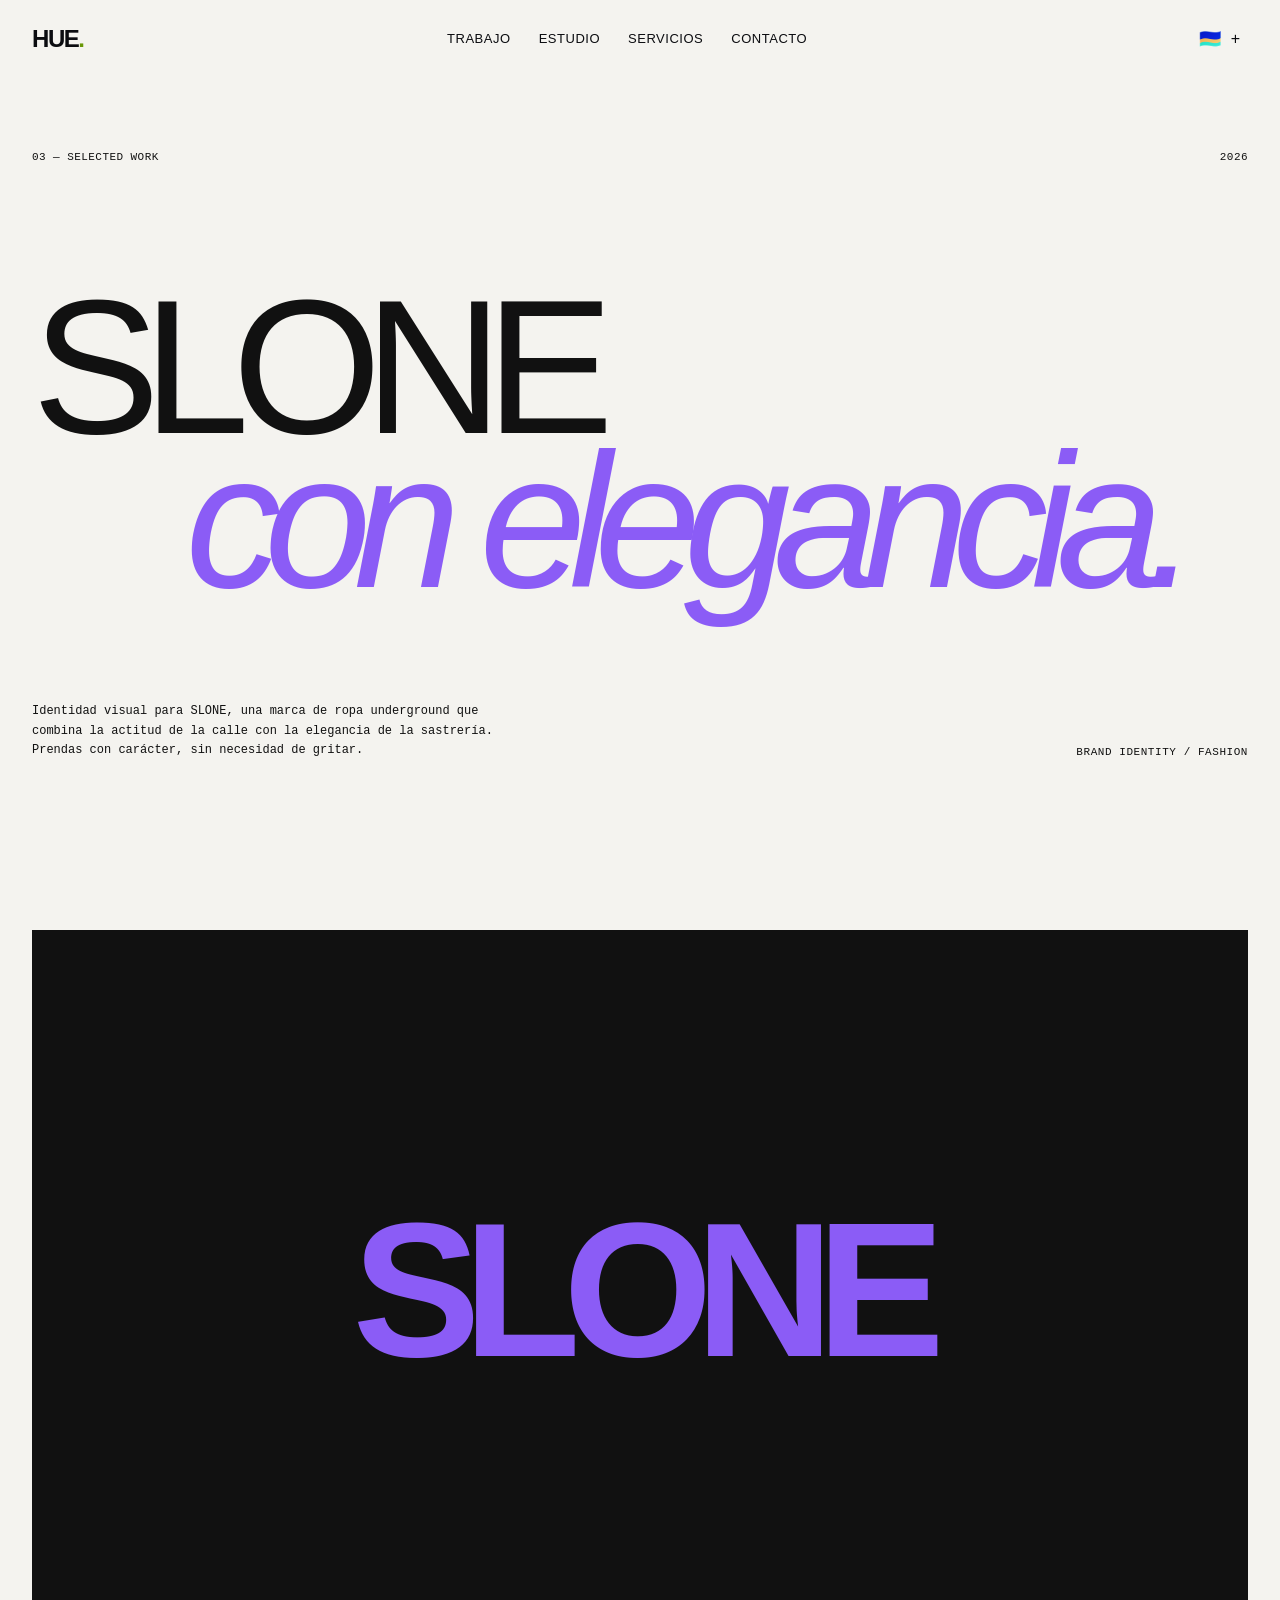
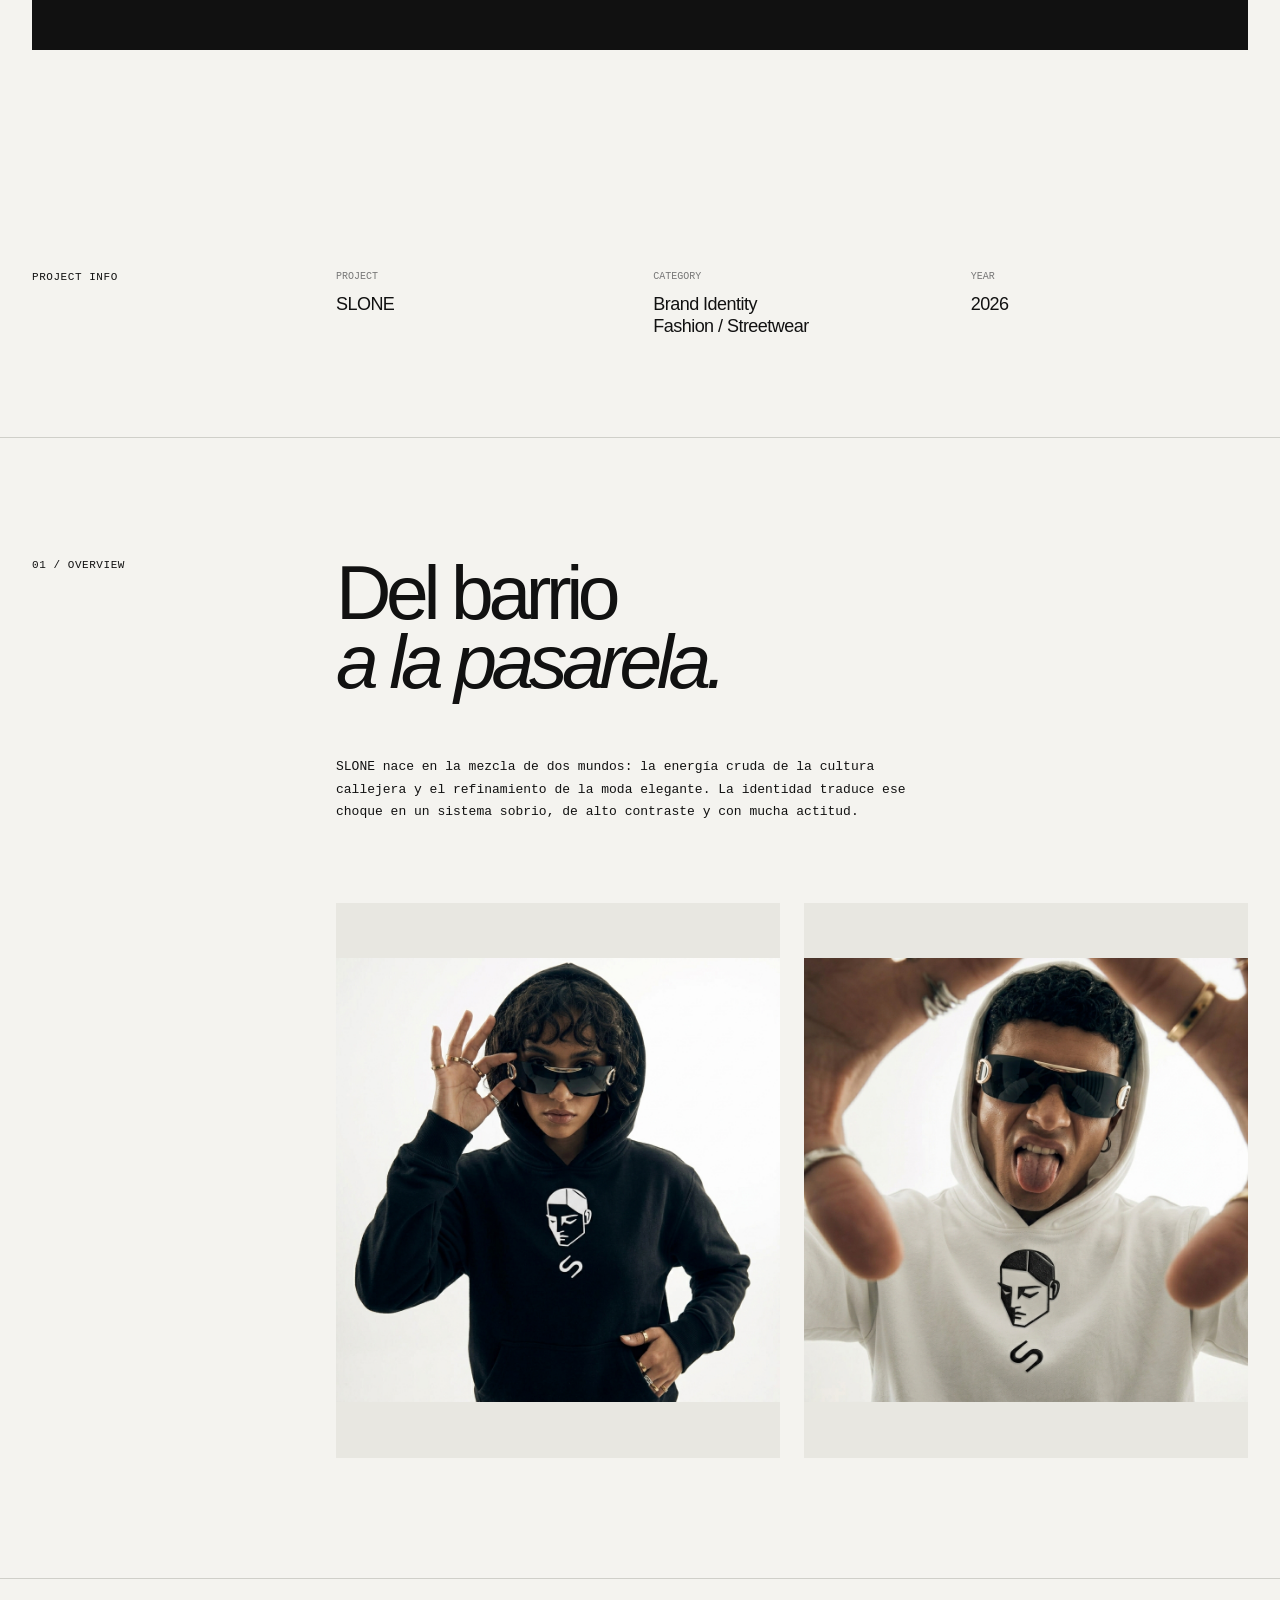
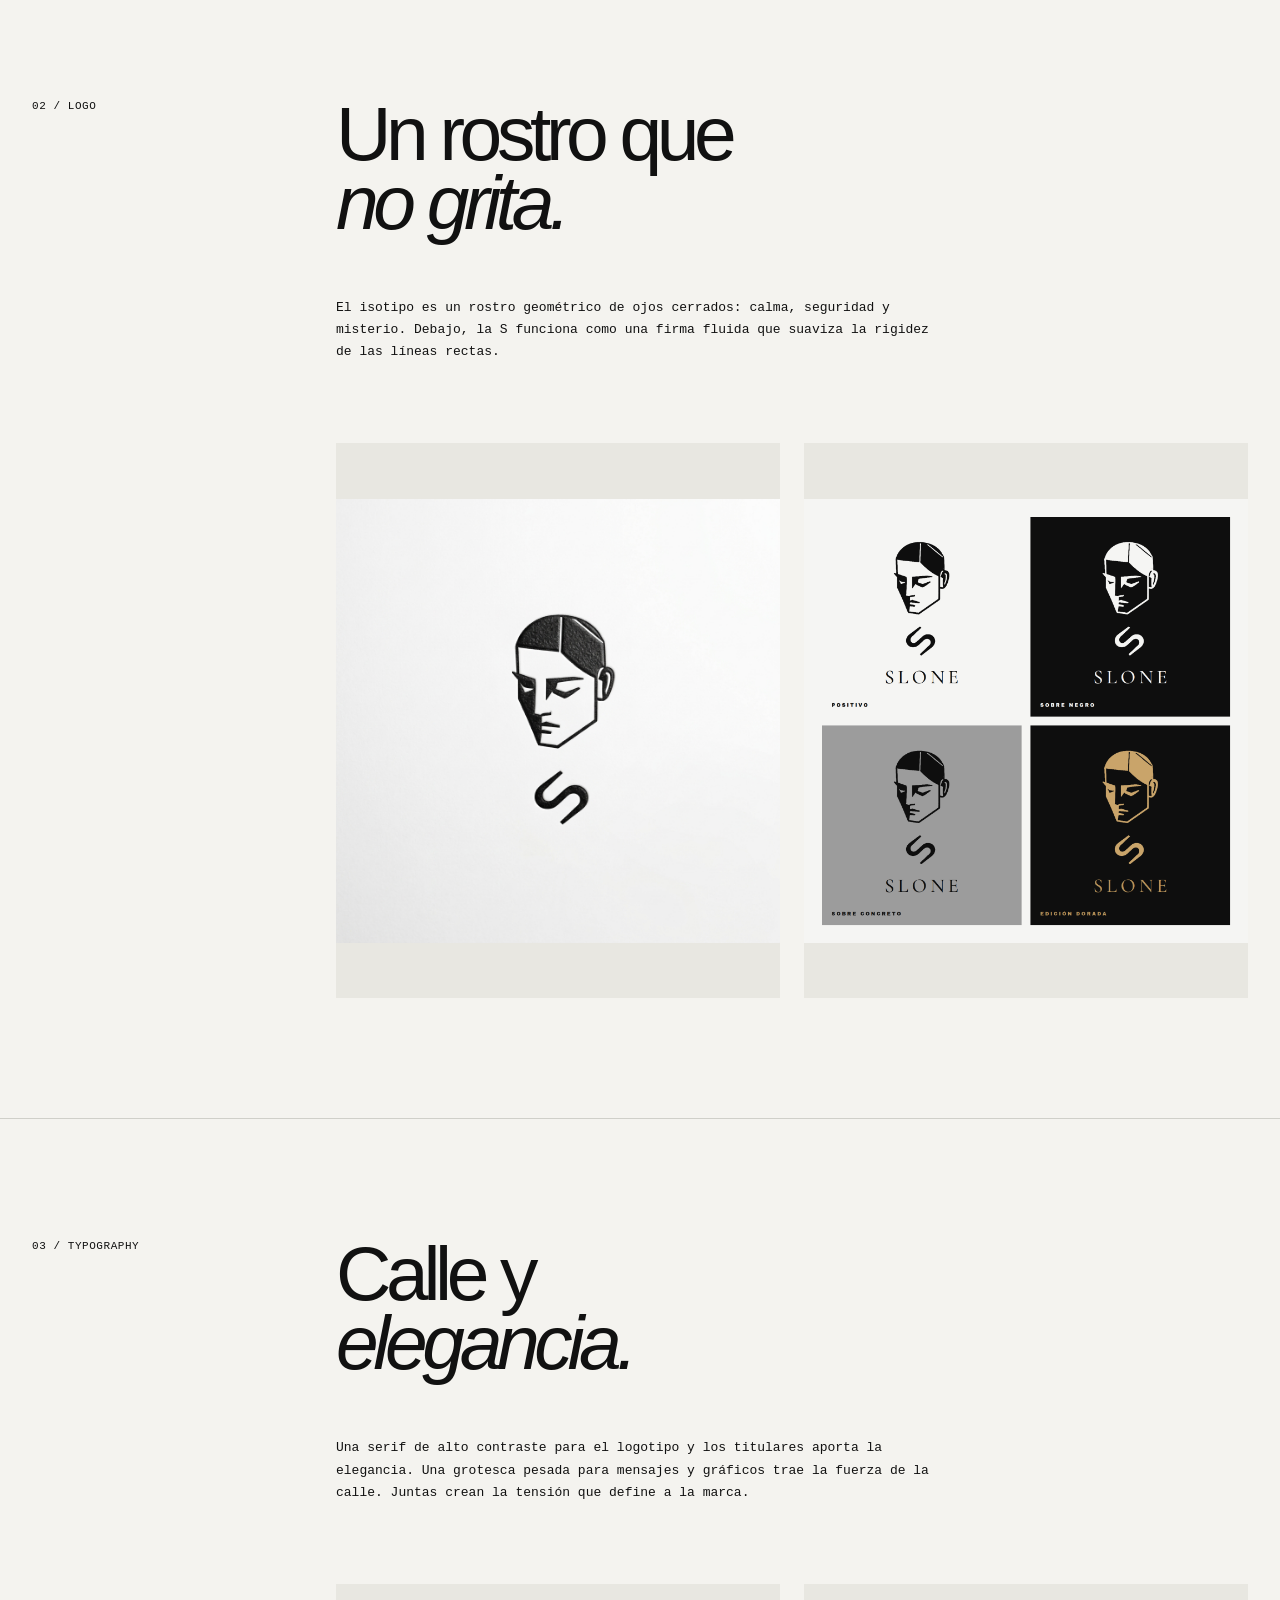
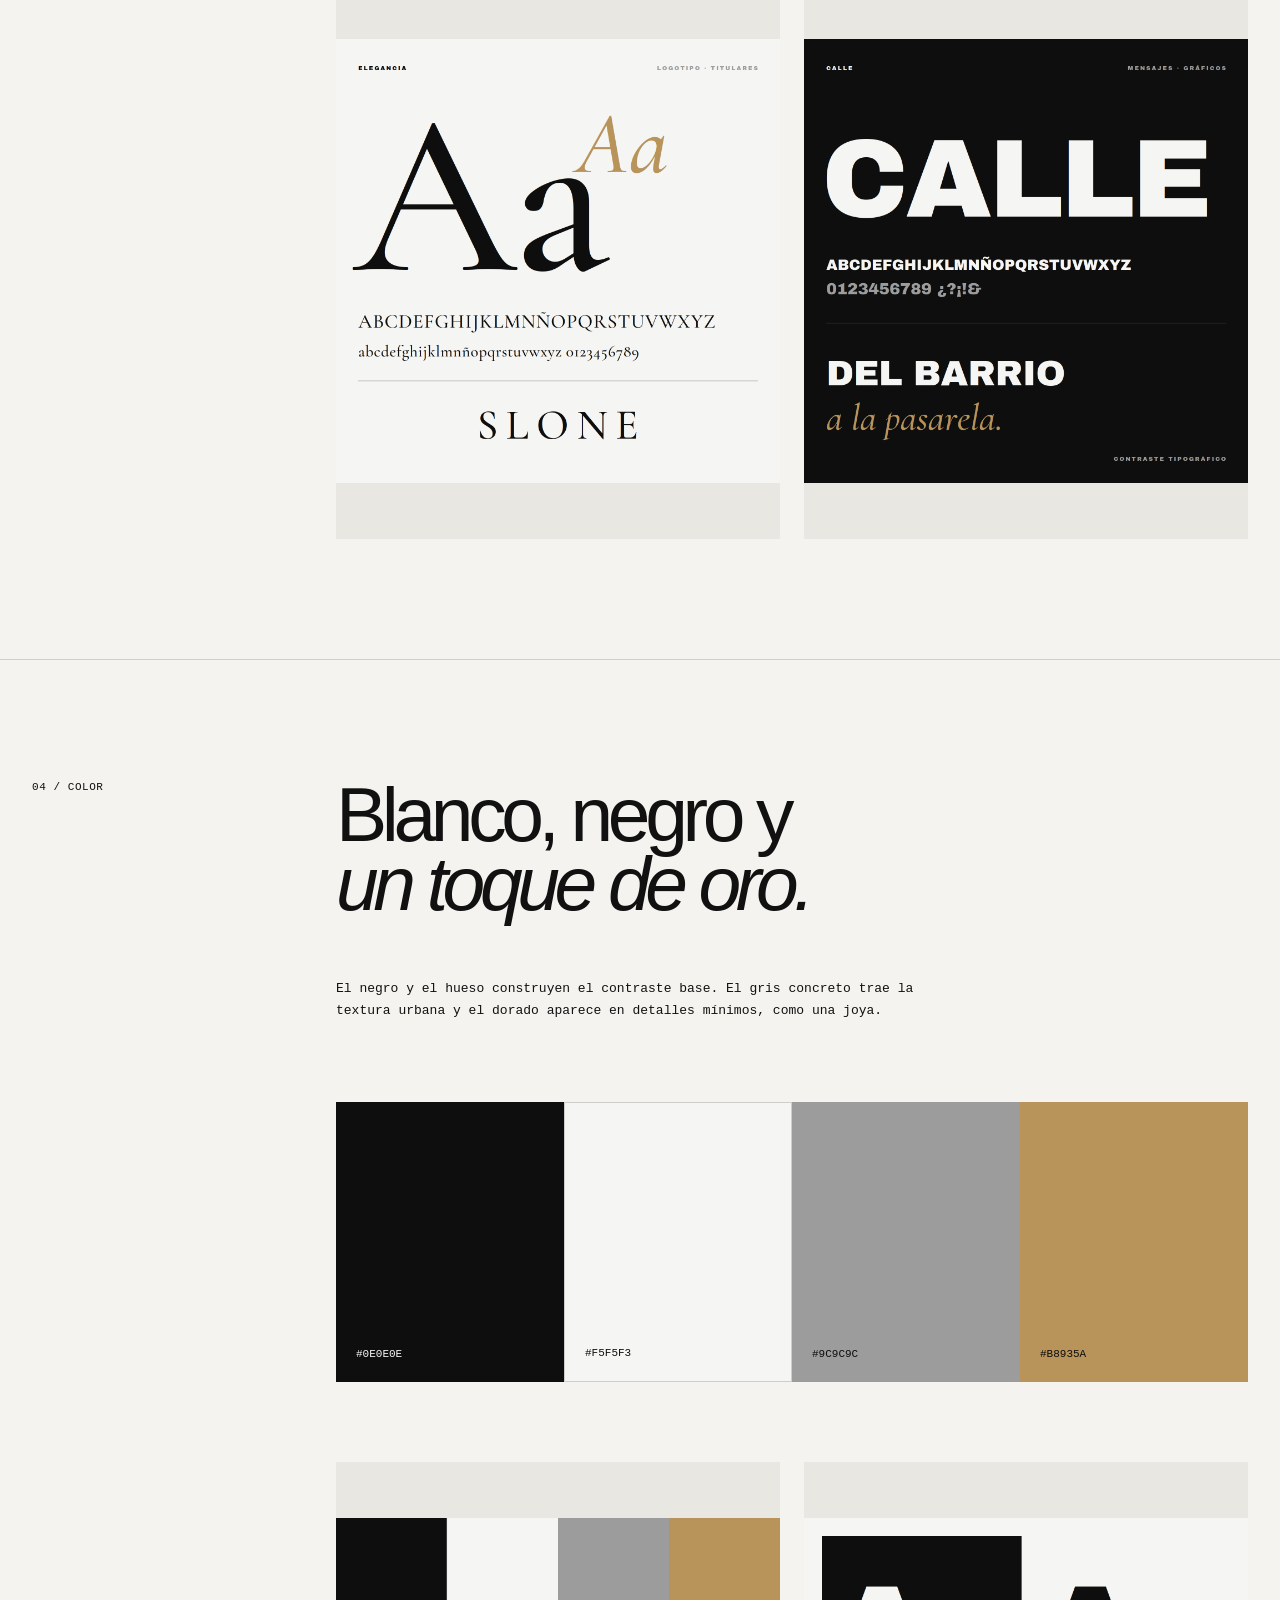
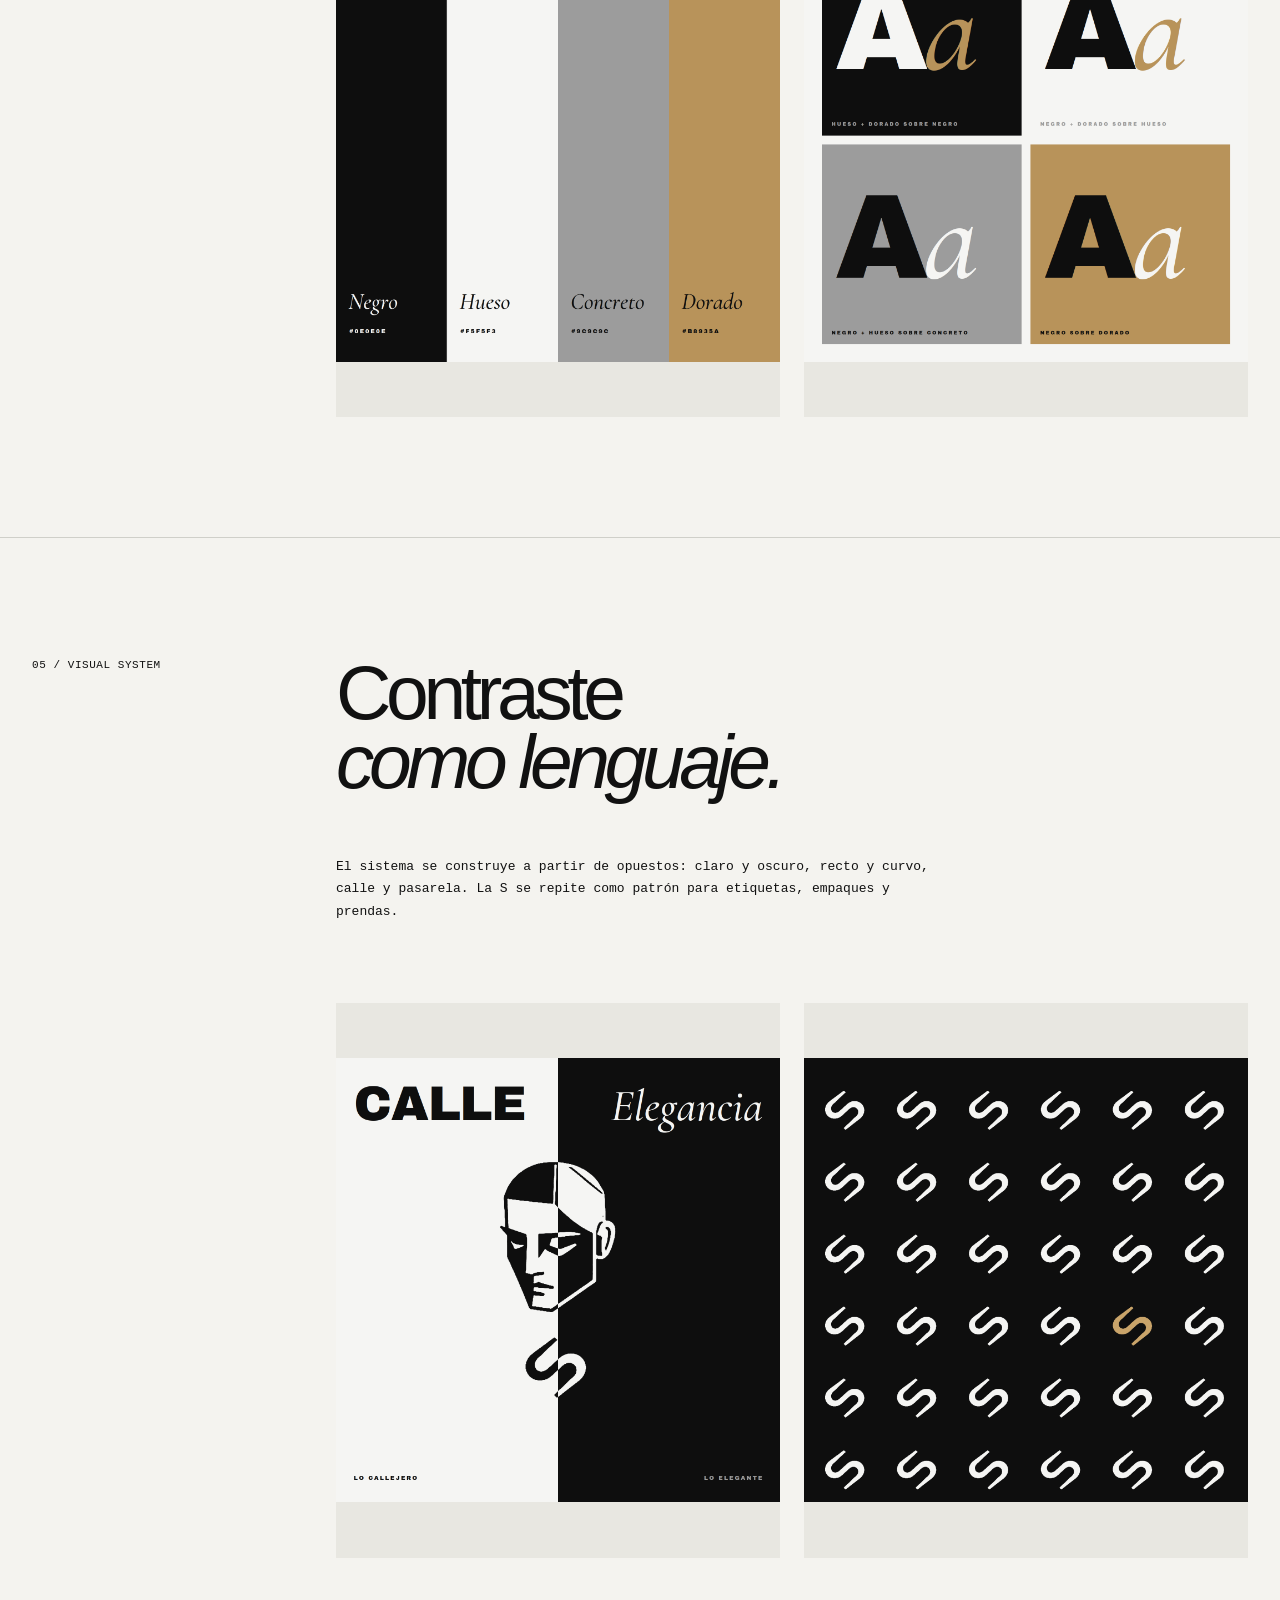
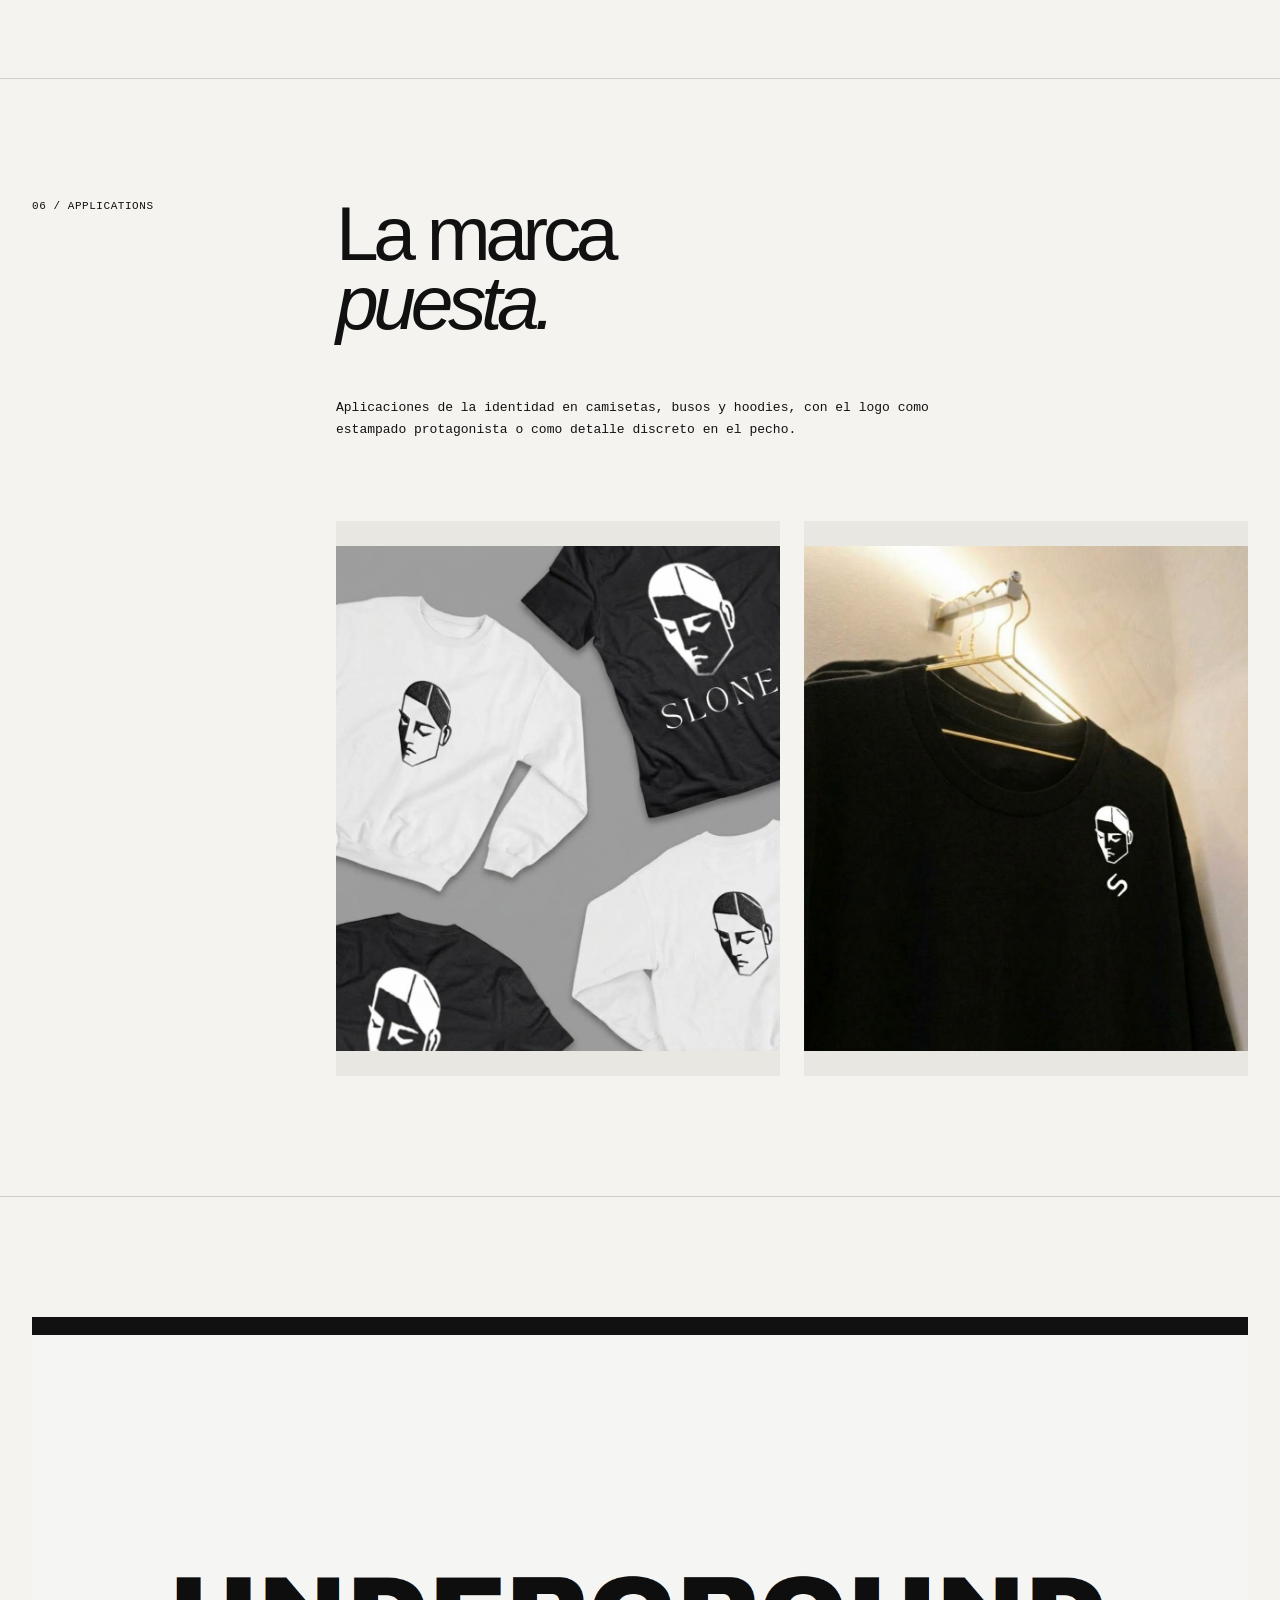
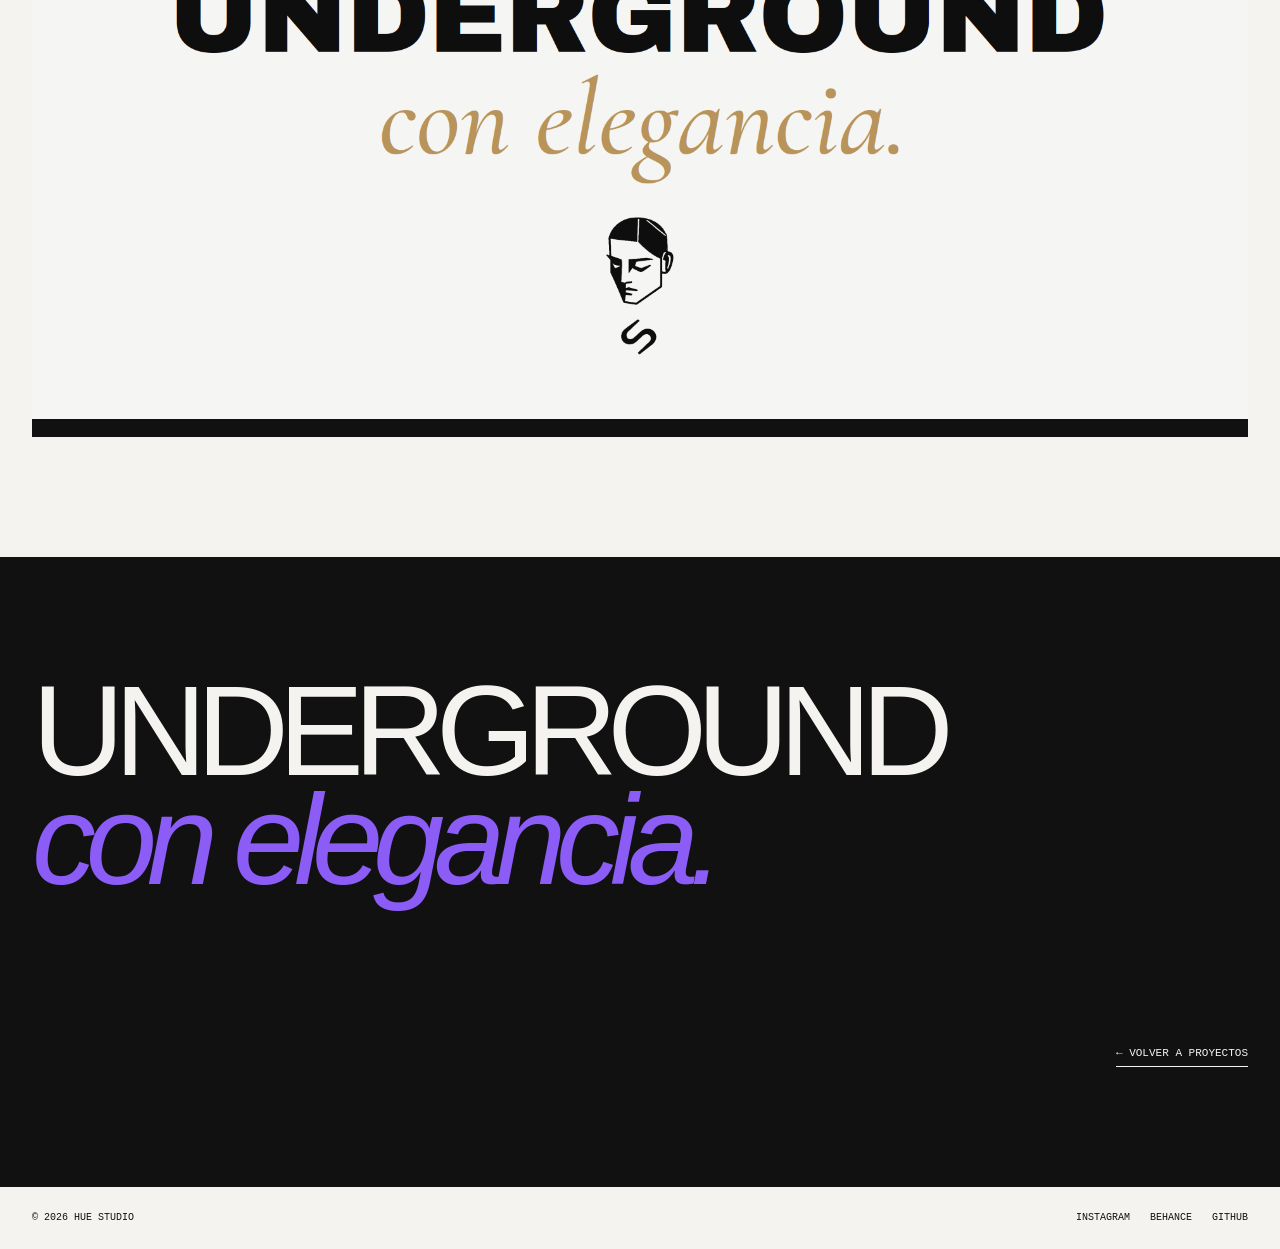
<file: slone.html>
<!DOCTYPE html>
<html lang="es">
<head>
  <meta charset="UTF-8">
  <meta name="viewport" content="width=device-width, initial-scale=1.0">
  <title>SLONE — Brand Identity</title>

  <link rel="preconnect" href="https://fonts.googleapis.com">
  <link rel="preconnect" href="https://fonts.gstatic.com" crossorigin>
  <link href="https://fonts.googleapis.com/css2?family=Archivo+Black&family=Cormorant+Garamond:ital,wght@0,500;1,500&display=swap" rel="stylesheet">

  <link rel="stylesheet" href="styles.css">
</head>

<body class="project-page slone-page">
    <header class="site-header">
      <a href="index.html" class="logo">HUE<span>.</span></a>

      <nav class="navigation">
        <a href="trabajo.html">Trabajo</a>
        <a href="estudio.html">Estudio</a>
        <a href="servicios.html">Servicios</a>
        <a href="contacto.html">Contacto</a>
      </nav>

      <div class="language-menu">
        <button class="language-toggle" type="button" aria-label="Seleccionar idioma">
          <span class="current-flag">🇨🇴</span>
          <span class="menu-icon">+</span>
        </button>

        <div class="language-dropdown">
          <button type="button" data-lang="es">🇨🇴 Español</button>
          <button type="button" data-lang="en">🇺🇸 English</button>
          <button type="button" data-lang="pt">🇧🇷 Português</button>
          <button type="button" data-lang="fr">🇫🇷 Français</button>
          <button type="button" data-lang="de">🇩🇪 Deutsch</button>
          <button type="button" data-lang="it">🇮🇹 Italiano</button>
          <button type="button" data-lang="ja">🇯🇵 日本語</button>
          <button type="button" data-lang="ko">🇰🇷 한국어</button>
        </div>
      </div>

      <button class="menu-button" type="button" aria-label="Abrir menú">Menú</button>
    </header>

  <main>
    <section class="project-hero">
      <div class="project-meta">
        <span>03 — Selected Work</span>
        <span>2026</span>
      </div>

      <div class="project-hero-title">
        <h1>SLONE<span>con elegancia.</span></h1>
      </div>

      <div class="project-hero-description">
        <p>Identidad visual para SLONE, una marca de ropa underground que combina la actitud de la calle con la elegancia de la sastrería. Prendas con carácter, sin necesidad de gritar.</p>
        <span class="section-label">Brand Identity / Fashion</span>
      </div>
    </section>

    <section class="full-visual">
      <div class="project-cover">
        <span class="project-cover-placeholder">SLONE</span>
      </div>
    </section>

    <section class="project-details">
      <span class="project-details-label">Project Info</span>
      <div class="project-details-content">
        <div class="project-detail">
          <span>Project</span>
          <p>SLONE</p>
        </div>
        <div class="project-detail">
          <span>Category</span>
          <p>Brand Identity<br>Fashion / Streetwear</p>
        </div>
        <div class="project-detail">
          <span>Year</span>
          <p>2026</p>
        </div>
      </div>
    </section>


    <section class="case-section">
      <span class="case-label">01 / Overview</span>
      <div class="case-content">
        <h2>Del barrio<br><em>a la pasarela.</em></h2>
        <p>SLONE nace en la mezcla de dos mundos: la energía cruda de la cultura callejera y el refinamiento de la moda elegante. La identidad traduce ese choque en un sistema sobrio, de alto contraste y con mucha actitud.</p>
        
        
        <div class="image-grid">
          <figure class="case-image">
              <img src="img/slone-01-hoodie-negro.jpg" alt="Modelo con hoodie negro de SLONE y gafas oscuras" loading="lazy">
            </figure>
<figure class="case-image">
              <img src="img/slone-01-hoodie-blanco.jpg" alt="Modelo con hoodie blanco de SLONE" loading="lazy">
            </figure>
        </div>
      </div>
    </section>
    <section class="case-section">
      <span class="case-label">02 / Logo</span>
      <div class="case-content">
        <h2>Un rostro que<br><em>no grita.</em></h2>
        <p>El isotipo es un rostro geométrico de ojos cerrados: calma, seguridad y misterio. Debajo, la S funciona como una firma fluida que suaviza la rigidez de las líneas rectas.</p>
        
        
        <div class="image-grid">
          <figure class="case-image">
              <img src="img/slone-02-logo.jpg" alt="Logo de SLONE impreso sobre papel blanco" loading="lazy">
            </figure>
<figure class="case-image">
              <img src="img/slone-02-variaciones.png" alt="Variaciones del logo de SLONE sobre hueso, negro, concreto y dorado" loading="lazy">
            </figure>
        </div>
      </div>
    </section>
    <section class="case-section">
      <span class="case-label">03 / Typography</span>
      <div class="case-content">
        <h2>Calle y<br><em>elegancia.</em></h2>
        <p>Una serif de alto contraste para el logotipo y los titulares aporta la elegancia. Una grotesca pesada para mensajes y gráficos trae la fuerza de la calle. Juntas crean la tensión que define a la marca.</p>
        
        
        <div class="image-grid">
          <figure class="case-image">
              <img src="img/slone-03-elegancia.png" alt="Specimen de la tipografía serif elegante" loading="lazy">
            </figure>
<figure class="case-image">
              <img src="img/slone-03-calle.png" alt="Specimen de la tipografía grotesca callejera" loading="lazy">
            </figure>
        </div>
      </div>
    </section>
    <section class="case-section">
      <span class="case-label">04 / Color</span>
      <div class="case-content">
        <h2>Blanco, negro y<br><em>un toque de oro.</em></h2>
        <p>El negro y el hueso construyen el contraste base. El gris concreto trae la textura urbana y el dorado aparece en detalles mínimos, como una joya.</p>
        
        <div class="palette"><div class="color-swatch color-negro">#0E0E0E</div><div class="color-swatch color-hueso">#F5F5F3</div><div class="color-swatch color-concreto">#9C9C9C</div><div class="color-swatch color-dorado">#B8935A</div></div>
        <div class="image-grid">
          <figure class="case-image">
              <img src="img/slone-04-paleta.png" alt="Paleta de color: negro, hueso, concreto y dorado" loading="lazy">
            </figure>
<figure class="case-image">
              <img src="img/slone-04-combinaciones.png" alt="Combinaciones de color y tipografía" loading="lazy">
            </figure>
        </div>
      </div>
    </section>
    <section class="case-section">
      <span class="case-label">05 / Visual System</span>
      <div class="case-content">
        <h2>Contraste<br><em>como lenguaje.</em></h2>
        <p>El sistema se construye a partir de opuestos: claro y oscuro, recto y curvo, calle y pasarela. La S se repite como patrón para etiquetas, empaques y prendas.</p>
        
        
        <div class="image-grid">
          <figure class="case-image">
              <img src="img/slone-05-contraste.png" alt="Composición dividida en blanco y negro con el rostro de SLONE" loading="lazy">
            </figure>
<figure class="case-image">
              <img src="img/slone-05-patron.png" alt="Patrón de la S de SLONE en blanco y dorado sobre negro" loading="lazy">
            </figure>
        </div>
      </div>
    </section>
    <section class="case-section">
      <span class="case-label">06 / Applications</span>
      <div class="case-content">
        <h2>La marca<br><em>puesta.</em></h2>
        <p>Aplicaciones de la identidad en camisetas, busos y hoodies, con el logo como estampado protagonista o como detalle discreto en el pecho.</p>
        
        
        <div class="image-grid">
          <figure class="case-image">
              <img src="img/slone-06-flatlay.jpg" alt="Camisetas y busos de SLONE en blanco y negro" loading="lazy">
            </figure>
<figure class="case-image">
              <img src="img/slone-06-percha.jpg" alt="Camiseta negra de SLONE colgada en percha dorada" loading="lazy">
            </figure>
        </div>
      </div>
    </section>

    <section class="full-visual">
      <div class="project-cover">
        <img src="img/slone-cierre.png" alt="Underground con elegancia" loading="lazy">
      </div>
    </section>

    <section class="project-end">
      <h2>UNDERGROUND<span>con elegancia.</span></h2>
      <a href="index.html#work" class="project-end-link">← Volver a proyectos</a>
    </section>
  </main>

  <footer class="site-footer">
    <span>© 2026 HUE STUDIO</span>
    <div>
      <a href="https://www.instagram.com/hue.studioc/">Instagram</a>
      <a href="https://www.behance.net/valentihdz">Behance</a>
      <a href="https://github.com/valentihdz">GitHub</a>
    </div>
  </footer>
</body>
</html>
</file>
<file: styles.css>
/* ================================
   HUE STUDIO
   GLOBAL STYLES
================================ */

:root {
  --background: #f4f3ef;
  --foreground: #111111;
  --muted: #777777;
  --border: #cfcfc9;
  --accent: #8b5cf6;
  --font-display: "Helvetica Neue", Helvetica, Arial, sans-serif;
  --font-mono: "Courier New", Courier, monospace;
}

/* ================================
   RESET
================================ */

* {
  margin: 0;
  padding: 0;
  box-sizing: border-box;
}

html {
  scroll-behavior: smooth;
}

body {
  background: var(--background);
  color: var(--foreground);
  font-family: var(--font-display);
  line-height: 1.4;
}

a {
  color: inherit;
  text-decoration: none;
}

button {
  font: inherit;
}

/* ================================
   HEADER
================================ */

.site-header {
  position: fixed;
  top: 0;
  left: 0;
  width: 100%;
  padding: 22px 32px;
  display: flex;
  align-items: center;
  justify-content: space-between;
  z-index: 100;
  mix-blend-mode: difference;
  color: white;
}

.logo {
  font-size: 24px;
  font-weight: 700;
  letter-spacing: -0.06em;
}

.logo span {
  color: var(--accent);
}

.navigation {
  display: flex;
  gap: 28px;
  font-size: 13px;
  text-transform: uppercase;
  letter-spacing: 0.04em;
}

.navigation a {
  position: relative;
}

.navigation a::after {
  content: "";
  position: absolute;
  bottom: -5px;
  left: 0;
  width: 0;
  height: 1px;
  background: currentColor;
  transition: width 0.3s ease;
}

.navigation a:hover::after {
  width: 100%;
}

.menu-button {
  display: none;
  background: none;
  border: none;
  color: inherit;
  cursor: pointer;
}

/* ================================
   LANGUAGE MENU
================================ */

.language-menu {
  position: relative;
  display: flex;
  align-items: center;
  margin-left: 20px;
  mix-blend-mode: normal;
}

.language-toggle {
  display: flex;
  align-items: center;
  gap: 10px;
  padding: 6px 8px;
  background: transparent;
  border: none;
  color: inherit;
  cursor: pointer;
  font-size: 18px;
}

.current-flag {
  display: inline-flex;
  align-items: center;
  justify-content: center;
  line-height: 1;
  mix-blend-mode: normal;
  filter: none;
}

.menu-icon {
  font-size: 16px;
  line-height: 1;
  color: white;
}

.language-dropdown {
  position: absolute;
  top: calc(100% + 12px);
  right: 0;
  min-width: 170px;
  padding: 8px;
  display: flex;
  flex-direction: column;
  gap: 2px;
  background: #111111;
  color: #f4f3ef;
  border: 1px solid rgba(244, 243, 239, 0.2);
  opacity: 0;
  visibility: hidden;
  transform: translateY(-8px);
  transition:
    opacity 0.2s ease,
    visibility 0.2s ease,
    transform 0.2s ease;
  z-index: 200;
}

.language-menu.open .language-dropdown {
  opacity: 1;
  visibility: visible;
  transform: translateY(0);
}

.language-dropdown button {
  width: 100%;
  display: flex;
  align-items: center;
  gap: 10px;
  padding: 9px 10px;
  background: transparent;
  border: none;
  color: #f4f3ef;
  text-align: left;
  cursor: pointer;
  font-family: var(--font-mono);
  font-size: 11px;
  transition:
    background 0.2s ease,
    color 0.2s ease;
}

.language-dropdown button:hover,
.language-dropdown button.active {
  background: #f4f3ef;
  color: #111111;
}

.language-dropdown button span:first-child {
  display: inline-flex;
  align-items: center;
  justify-content: center;
  line-height: 1;
  mix-blend-mode: normal;
  filter: none;
}

/* ================================
   HERO
================================ */

.hero {
  min-height: 100vh;
  padding: 120px 32px 40px;
  display: flex;
  flex-direction: column;
  justify-content: space-between;
}

.hero-meta,
.hero-bottom {
  display: flex;
  justify-content: space-between;
  gap: 20px;
  font-family: var(--font-mono);
  font-size: 11px;
  text-transform: uppercase;
  letter-spacing: 0.04em;
}

.hero-title {
  max-width: 1300px;
}

.hero-title h1 {
  font-size: clamp(64px, 10vw, 170px);
  font-weight: 500;
  line-height: 0.86;
  letter-spacing: -0.075em;
}

.hero-title h1 span {
  display: block;
  margin-left: 12vw;
  font-style: italic;
  font-weight: 400;
}

.hero-bottom {
  align-items: flex-end;
}

.hero-bottom p {
  max-width: 330px;
  font-family: var(--font-mono);
  font-size: 12px;
  line-height: 1.5;
  text-transform: none;
}

.arrow-link {
  border-bottom: 1px solid currentColor;
  padding-bottom: 4px;
  transition:
    transform 0.3s ease,
    opacity 0.3s ease;
}

.arrow-link:hover {
  transform: translateY(-3px);
  opacity: 0.6;
}

/* ================================
   GENERAL SECTIONS
================================ */

section {
  padding: 120px 32px;
}

.section-label,
.section-header {
  font-family: var(--font-mono);
  font-size: 11px;
  text-transform: uppercase;
  letter-spacing: 0.05em;
}

.section-header {
  display: flex;
  justify-content: space-between;
  padding-bottom: 24px;
  border-bottom: 1px solid var(--border);
}

/* ================================
   INTRO
================================ */

.intro {
  display: grid;
  grid-template-columns: 25% 75%;
  border-top: 1px solid var(--border);
}

.intro-large {
  max-width: 850px;
  font-size: clamp(38px, 5vw, 76px);
  line-height: 0.98;
  letter-spacing: -0.05em;
}

.intro-large em {
  font-style: italic;
}

/* ================================
   WORK
================================ */

.project-grid {
  display: grid;
  grid-template-columns: repeat(2, 1fr);
  gap: 64px 24px;
  margin-top: 60px;
}

.project-large {
  grid-column: span 2;
}

.project-image {
  min-height: 550px;
  display: flex;
  align-items: center;
  justify-content: center;
  overflow: hidden;
  transition: transform 0.5s ease;
}

.project:hover .project-image {
  transform: scale(0.985);
}

.project-image span {
  font-size: clamp(50px, 9vw, 140px);
  font-weight: 700;
  letter-spacing: -0.08em;
  text-align: center;
}

.project-hue {
  background: #111111;
  color: #f4f3ef;
}

.project-hue span {
  color: #8b5cf6;
}

.project-miel {
  background: #d9c7ff;
  color: #111111;
}

.project-miel span {
  font-size: clamp(40px, 7vw, 100px);
}

.project-slone {
  background: #111111;
  color: #f4f3ef;
}

.project-slone span {
  color: #f4f3ef;
}

.project-concept {
  background: #e8e7e1;
  color: #111111;
}

.project-info {
  display: flex;
  justify-content: space-between;
  padding-top: 14px;
  font-family: var(--font-mono);
  font-size: 11px;
  text-transform: uppercase;
}

.project-info h2 {
  font-family: var(--font-display);
  font-size: 16px;
  font-weight: 500;
  letter-spacing: -0.02em;
}

.project-info p {
  margin-top: 3px;
  color: var(--muted);
}

/* ================================
   ABOUT
================================ */

.about {
  display: grid;
  grid-template-columns: 25% 75%;
  background: #111111;
  color: #f4f3ef;
}

.about-content {
  max-width: 900px;
}

.about-content h2 {
  font-size: clamp(50px, 7vw, 110px);
  line-height: 0.9;
  font-weight: 500;
  letter-spacing: -0.07em;
}

.about-content h2 span {
  display: block;
  font-style: italic;
  color: #8b5cf6;
}

.about-content p {
  max-width: 500px;
  margin-top: 80px;
  font-family: var(--font-mono);
  font-size: 13px;
  line-height: 1.6;
}

/* ================================
   SERVICES
================================ */

.services-list {
  margin-top: 40px;
}

.service {
  display: grid;
  grid-template-columns: 8% 37% 55%;
  align-items: baseline;
  padding: 22px 0;
  border-bottom: 1px solid var(--border);
}

.service span,
.service p {
  font-family: var(--font-mono);
  font-size: 11px;
}

.service h3 {
  font-size: clamp(28px, 4vw, 54px);
  font-weight: 400;
  letter-spacing: -0.05em;
}

.service p {
  color: var(--muted);
}

/* ================================
   CONTACT
================================ */

.contact {
  min-height: 80vh;
  display: grid;
  grid-template-columns: 25% 75%;
  background: var(--accent);
  color: #111111;
}

.contact-content p {
  font-family: var(--font-mono);
  font-size: 12px;
  text-transform: uppercase;
}

.contact-email {
  display: inline-block;
  margin-top: 30px;
  font-size: clamp(50px, 9vw, 140px);
  font-weight: 500;
  line-height: 0.85;
  letter-spacing: -0.08em;
  border-bottom: 2px solid currentColor;
}

.contact-email span {
  font-size: 0.5em;
  vertical-align: top;
}

/* ================================
   FOOTER
================================ */

.site-footer {
  padding: 24px 32px;
  display: flex;
  justify-content: space-between;
  font-family: var(--font-mono);
  font-size: 10px;
  text-transform: uppercase;
}

.site-footer div {
  display: flex;
  gap: 20px;
}

/* =========================================================
   PROJECT / CASE STUDY PAGES
========================================================= */

.project-page {
  background: var(--background);
  color: var(--foreground);
}

/* ================================
   PROJECT HEADER
================================ */

.project-header {
  padding: 22px 32px;
  display: flex;
  align-items: center;
  justify-content: space-between;
  border-bottom: 1px solid var(--border);
}

.project-header .logo {
  font-size: 24px;
}

.project-back {
  font-family: var(--font-mono);
  font-size: 11px;
  text-transform: uppercase;
  letter-spacing: 0.04em;
  border-bottom: 1px solid currentColor;
  padding-bottom: 4px;
  transition: opacity 0.3s ease;
}

.project-back:hover {
  opacity: 0.5;
}

/* ================================
   PROJECT HERO
================================ */

.project-hero {
  min-height: 90vh;
  padding: 120px 32px 50px;
  display: flex;
  flex-direction: column;
  justify-content: space-between;
}

.project-meta {
  display: flex;
  justify-content: space-between;
  font-family: var(--font-mono);
  font-size: 11px;
  text-transform: uppercase;
  letter-spacing: 0.04em;
}

.project-hero-title {
  margin-top: 100px;
}

.project-hero-title h1 {
  font-size: clamp(70px, 15vw, 220px);
  font-weight: 500;
  line-height: 0.8;
  letter-spacing: -0.09em;
}

.project-hero-title h1 span {
  display: block;
  margin-left: 12vw;
  font-style: italic;
  font-weight: 400;
  color: var(--accent);
}

.project-hero-description {
  display: flex;
  justify-content: space-between;
  align-items: flex-end;
  gap: 40px;
  margin-top: 80px;
}

.project-hero-description p {
  max-width: 480px;
  font-family: var(--font-mono);
  font-size: 12px;
  line-height: 1.6;
}

/* ================================
   PROJECT COVER
================================ */

.project-cover {
  width: 100%;
  min-height: 80vh;
  background: #111111;
  display: flex;
  align-items: center;
  justify-content: center;
  overflow: hidden;
}

.project-cover img {
  width: 100%;
  height: 100%;
  object-fit: cover;
  display: block;
}

.project-cover-placeholder {
  color: #8b5cf6;
  font-size: clamp(70px, 15vw, 220px);
  font-weight: 700;
  letter-spacing: -0.09em;
}

/* ================================
   PROJECT INFO
================================ */

.project-details {
  padding: 100px 32px;
  display: grid;
  grid-template-columns: 25% 75%;
  border-bottom: 1px solid var(--border);
}

.project-details-label {
  font-family: var(--font-mono);
  font-size: 11px;
  text-transform: uppercase;
  letter-spacing: 0.05em;
}

.project-details-content {
  display: grid;
  grid-template-columns: repeat(3, 1fr);
  gap: 40px;
}

.project-detail span {
  display: block;
  margin-bottom: 10px;
  font-family: var(--font-mono);
  font-size: 10px;
  text-transform: uppercase;
  color: var(--muted);
}

.project-detail p {
  font-size: 18px;
  line-height: 1.2;
  letter-spacing: -0.03em;
}

/* ================================
   CASE STUDY SECTIONS
================================ */

.case-section {
  padding: 120px 32px;
  display: grid;
  grid-template-columns: 25% 75%;
  border-bottom: 1px solid var(--border);
}

.case-label {
  font-family: var(--font-mono);
  font-size: 11px;
  text-transform: uppercase;
  letter-spacing: 0.05em;
}

.case-content {
  max-width: 1000px;
}

.case-content h2 {
  max-width: 900px;
  font-size: clamp(42px, 6vw, 90px);
  line-height: 0.9;
  font-weight: 400;
  letter-spacing: -0.07em;
}

.case-content h2 em {
  font-style: italic;
}

.case-content > p {
  max-width: 600px;
  margin-top: 60px;
  font-family: var(--font-mono);
  font-size: 13px;
  line-height: 1.7;
}

/* ================================
   VISUAL GRID
================================ */

.visual-grid {
  display: grid;
  grid-template-columns: repeat(2, 1fr);
  gap: 20px;
  margin-top: 80px;
}

.visual-block {
  min-height: 500px;
  display: flex;
  align-items: center;
  justify-content: center;
  overflow: hidden;
}

.visual-block img {
  width: 100%;
  height: 100%;
  object-fit: cover;
  display: block;
}

.visual-block.dark {
  background: #111111;
  color: #8b5cf6;
}

.visual-block.light {
  background: #e8e7e1;
  color: #111111;
}

.visual-block.purple {
  background: #8b5cf6;
  color: #111111;
}

.visual-block span {
  font-size: clamp(50px, 8vw, 120px);
  font-weight: 600;
  letter-spacing: -0.08em;
}

/* ================================
   CASE STUDY IMAGE GRID
================================ */

.image-grid {
  display: grid;
  grid-template-columns: repeat(2, 1fr);
  gap: 20px;
  margin-top: 80px;
}

.case-image {
  width: 100%;
  aspect-ratio: 4 / 5;
  margin: 0;
  overflow: hidden;
  background: #e8e7e1;
}

.case-image img {
  width: 100%;
  height: 100%;
  display: block;
  object-fit: cover;
}

/* =========================================================
   ESTILO DE GALERÍA HUE
   APLICADO SOLAMENTE A MIEL Y SLONE

   La estructura y distribución de .image-grid
   permanecen intactas.
========================================================= */

.miel-page .case-image,
.slone-page .case-image {
  position: relative;
  overflow: hidden;
}

.miel-page .case-image img,
.slone-page .case-image img {
  width: 100%;
  height: 100%;
  display: block;
  object-fit: contain;
  transition: transform 0.5s ease;
}

.miel-page .case-image:hover img,
.slone-page .case-image:hover img {
  transform: scale(0.96);
}

/* ================================
   TYPOGRAPHY SPECIMEN
================================ */

.type-specimen {
  margin-top: 80px;
  padding: 60px;
  background: #111111;
  color: #f4f3ef;
}

.type-specimen-large {
  font-size: clamp(50px, 9vw, 140px);
  line-height: 0.85;
  letter-spacing: -0.08em;
}

.type-specimen-meta {
  margin-top: 80px;
  display: flex;
  justify-content: space-between;
  font-family: var(--font-mono);
  font-size: 11px;
  text-transform: uppercase;
}

.type-specimen img {
  width: 100%;
  height: auto;
  display: block;
  object-fit: contain;
}

/* ================================
   COLOR PALETTE
================================ */

.palette {
  display: grid;
  grid-template-columns: repeat(3, 1fr);
  margin-top: 80px;
}

.color-swatch {
  min-height: 280px;
  padding: 20px;
  display: flex;
  align-items: flex-end;
  font-family: var(--font-mono);
  font-size: 11px;
}

.color-black {
  background: #111111;
  color: #f4f3ef;
}

.color-offwhite {
  background: #f4f3ef;
  color: #111111;
  border: 1px solid var(--border);
}

.color-purple {
  background: #8b5cf6;
  color: #111111;
}

/* ================================
   FULL WIDTH VISUAL
================================ */

.full-visual {
  width: 100%;
  min-height: 80vh;
  display: flex;
  align-items: center;
  justify-content: center;
  overflow: hidden;
}

.full-visual img {
  width: 100%;
  height: 100%;
  object-fit: cover;
}

/* ================================
   PROJECT FOOTER
================================ */

.project-end {
  min-height: 70vh;
  padding: 120px 32px;
  display: flex;
  flex-direction: column;
  justify-content: space-between;
  background: #111111;
  color: #f4f3ef;
}

.project-end h2 {
  max-width: 1000px;
  font-size: clamp(60px, 10vw, 150px);
  line-height: 0.85;
  font-weight: 400;
  letter-spacing: -0.08em;
}

.project-end h2 span {
  display: block;
  color: #8b5cf6;
  font-style: italic;
}

.project-end-link {
  align-self: flex-end;
  border-bottom: 1px solid currentColor;
  padding-bottom: 5px;
  font-family: var(--font-mono);
  font-size: 11px;
  text-transform: uppercase;
}

/* =========================================================
   WORK PAGE — PERSONAL PROFILE
========================================================= */

.work-description {
  max-width: 600px;
  margin-top: 60px;
  font-family: var(--font-mono);
  font-size: 13px;
  line-height: 1.7;
}

/* =========================================================
   WORK PAGE — GALLERY
   2560 × 1600
========================================================= */

.work-gallery {
  width: 100%;
  max-width: 2560px;
  aspect-ratio: 2560 / 1600;
  margin: 0 auto;
  padding: 70px 32px;
  display: grid;
  grid-template-columns: repeat(5, 1fr);
  grid-template-rows: repeat(2, 1fr);
  gap: 55px 35px;
  align-items: center;
}

/* ================================
   GALLERY ITEMS
================================ */

.work-gallery .work-item {
  position: relative;
  width: 100%;
  height: auto;
  margin: 0;
  overflow: hidden;
}

/* ================================
   DIFFERENT SIZES
================================ */

.work-gallery .work-item:nth-child(1) {
  width: 82%;
  justify-self: center;
}

.work-gallery .work-item:nth-child(2) {
  width: 65%;
  justify-self: center;
}

.work-gallery .work-item:nth-child(3) {
  width: 72%;
  justify-self: center;
}

.work-gallery .work-item:nth-child(4) {
  width: 100%;
  justify-self: center;
}

.work-gallery .work-item:nth-child(5) {
  width: 60%;
  justify-self: center;
}

.work-gallery .work-item:nth-child(6) {
  width: 78%;
  justify-self: center;
}

.work-gallery .work-item:nth-child(7) {
  width: 60%;
  justify-self: center;
}

.work-gallery .work-item:nth-child(8) {
  width: 70%;
  justify-self: center;
}

.work-gallery .work-item:nth-child(9) {
  width: 82%;
  justify-self: center;
}

.work-gallery .work-item:nth-child(10) {
  width: 65%;
  justify-self: center;
}

/* ================================
   GALLERY IMAGES
================================ */

.work-gallery .work-item img {
  width: 100%;
  height: auto;
  display: block;
  object-fit: contain;
  transition: transform 0.5s ease;
}

.work-gallery .work-item:hover img {
  transform: scale(0.96);
}

/* ================================
   GALLERY CAPTIONS
================================ */

.work-gallery .work-item figcaption {
  position: absolute;
  left: 0;
  bottom: 0;
  width: 100%;
  padding: 12px;
  display: grid;
  grid-template-columns: 25px 1fr;
  background: linear-gradient(
    transparent,
    rgba(0, 0, 0, 0.75)
  );
  color: #f4f3ef;
  font-family: var(--font-mono);
  font-size: 8px;
  text-transform: uppercase;
  letter-spacing: 0.04em;
}

.work-gallery .work-item figcaption > span {
  color: rgba(244, 243, 239, 0.6);
}

.work-gallery .work-item figcaption strong {
  display: block;
  font-family: var(--font-display);
  font-size: 12px;
  font-weight: 500;
  letter-spacing: -0.02em;
}

.work-gallery .work-item figcaption p {
  margin-top: 2px;
  color: rgba(244, 243, 239, 0.7);
  font-size: 8px;
}

/* =========================================================
   RESPONSIVE
========================================================= */

@media (max-width: 768px) {

  .site-header {
    padding: 20px;
  }

  .navigation {
    display: none;
  }

  .menu-button {
    display: block;
  }

  .language-menu {
    margin-left: auto;
  }

  .language-dropdown {
    right: 0;
    min-width: 155px;
  }

  /* GENERAL */

  section {
    padding: 80px 20px;
  }

  /* HERO */

  .hero {
    padding: 100px 20px 30px;
  }

  .hero-meta,
  .hero-bottom {
    flex-direction: column;
    align-items: flex-start;
  }

  .hero-title h1 {
    font-size: clamp(54px, 15vw, 100px);
  }

  .hero-title h1 span {
    margin-left: 5vw;
  }

  /* INTRO / ABOUT / CONTACT */

  .intro,
  .about,
  .contact {
    grid-template-columns: 1fr;
    gap: 50px;
  }

  /* PROJECTS */

  .project-grid {
    grid-template-columns: 1fr;
  }

  .project-large {
    grid-column: span 1;
  }

  .project-image {
    min-height: 400px;
  }

  /* SERVICES */

  .service {
    grid-template-columns: 12% 1fr;
    gap: 15px;
  }

  .service p {
    grid-column: 2;
  }

  /* CONTACT */

  .contact {
    min-height: 70vh;
  }

  .contact-email {
    font-size: 17vw;
  }

  /* FOOTER */

  .site-footer {
    flex-direction: column;
    gap: 15px;
  }

  /* ================================
     CASE STUDY
  ================================= */

  .project-header {
    padding: 20px;
  }

  .project-hero {
    min-height: 80vh;
    padding: 100px 20px 30px;
  }

  .project-meta {
    flex-direction: column;
    gap: 10px;
  }

  .project-hero-title {
    margin-top: 80px;
  }

  .project-hero-title h1 {
    font-size: clamp(60px, 18vw, 110px);
  }

  .project-hero-title h1 span {
    margin-left: 5vw;
  }

  .project-hero-description {
    flex-direction: column;
    align-items: flex-start;
    margin-top: 60px;
  }

  .project-cover {
    min-height: 60vh;
  }

  .project-details,
  .case-section {
    grid-template-columns: 1fr;
    gap: 50px;
    padding: 80px 20px;
  }

  .project-details-content {
    grid-template-columns: 1fr;
  }

  .visual-grid {
    grid-template-columns: 1fr;
    margin-top: 50px;
  }

  .visual-block {
    min-height: 400px;
  }

  .image-grid {
    grid-template-columns: 1fr;
    gap: 16px;
    margin-top: 50px;
  }

  .case-image {
    aspect-ratio: 4 / 5;
  }

  /* MIEL + SLONE — ESTILO HUE */

  .miel-page .case-image img,
  .slone-page .case-image img {
    width: 100%;
    height: 100%;
    object-fit: contain;
  }

  .type-specimen {
    padding: 30px;
    margin-top: 50px;
  }

  .type-specimen-meta {
    flex-direction: column;
    gap: 15px;
    margin-top: 50px;
  }

  .palette {
    grid-template-columns: 1fr;
    margin-top: 50px;
  }

  .color-swatch {
    min-height: 180px;
  }

  .full-visual {
    min-height: 60vh;
  }

  .project-end {
    min-height: 60vh;
    padding: 80px 20px;
  }

  .project-end h2 {
    font-size: 18vw;
  }

  /* ================================
     WORK GALLERY MOBILE
  ================================= */

  .work-gallery {
    width: 100%;
    aspect-ratio: auto;
    margin: 0;
    padding: 0 20px 80px;
    display: grid;
    grid-template-columns: 1fr;
    grid-template-rows: auto;
    gap: 40px;
  }

  .work-gallery .work-item,
  .work-gallery .work-item:nth-child(1),
  .work-gallery .work-item:nth-child(2),
  .work-gallery .work-item:nth-child(3),
  .work-gallery .work-item:nth-child(4),
  .work-gallery .work-item:nth-child(5),
  .work-gallery .work-item:nth-child(6),
  .work-gallery .work-item:nth-child(7),
  .work-gallery .work-item:nth-child(8),
  .work-gallery .work-item:nth-child(9),
  .work-gallery .work-item:nth-child(10) {
    width: 100%;
    justify-self: stretch;
  }

  .work-gallery .work-item img {
    width: 100%;
    height: auto;
    object-fit: contain;
  }

  .work-gallery .work-item figcaption {
    padding: 10px;
    font-size: 8px;
  }

  .work-gallery .work-item figcaption strong {
    font-size: 11px;
  }
}

/* =========================================================
   HUE STUDIO — ESTUDIO
========================================================= */

#studio {
  background: #f5f3ee;
  color: #111111;
  min-height: 100vh;
}

/* =========================================================
   NAVEGACIÓN
========================================================= */

#studio .nav {
  width: 100%;
  display: flex;
  justify-content: space-between;
  align-items: center;
  padding: 28px 40px;
  box-sizing: border-box;
  position: relative;
  z-index: 10;
}

#studio .nav a {
  color: #111111;
  text-decoration: none;
  font-size: 13px;
  letter-spacing: 0.08em;
  text-transform: uppercase;
  transition: opacity 0.3s ease;
}

#studio .nav a:hover {
  opacity: 0.5;
}

#studio .nav a.active {
  color: #8b5cf6;
}

/* =========================================================
   HERO
========================================================= */

.studio-hero {
  min-height: 80vh;
  padding: 80px 40px 120px;
  display: grid;
  grid-template-columns: 1fr 3fr;
  gap: 40px;
  box-sizing: border-box;
}

.studio-label {
  padding-top: 12px;
}

.studio-label span {
  font-size: 12px;
  letter-spacing: 0.12em;
  text-transform: uppercase;
}

.studio-hero-content {
  max-width: 1100px;
}

.studio-hero-content h1 {
  margin: 0;
  font-size: clamp(55px, 8vw, 125px);
  line-height: 0.9;
  font-weight: 500;
  letter-spacing: -0.055em;
}

.studio-hero-content p {
  max-width: 520px;
  margin-top: 60px;
  font-size: 18px;
  line-height: 1.5;
}

/* =========================================================
   INTRO
========================================================= */

.studio-intro {
  border-top: 1px solid #111111;
  padding: 100px 40px;
  display: grid;
  grid-template-columns: 1fr 3fr;
  gap: 40px;
  box-sizing: border-box;
}

.studio-intro-number {
  font-size: 13px;
  letter-spacing: 0.1em;
}

.studio-intro-content {
  max-width: 900px;
}

.studio-intro-content > span,
.studio-approach-header > span,
.studio-location-label span {
  font-size: 12px;
  letter-spacing: 0.12em;
  text-transform: uppercase;
}

.studio-intro-content h2 {
  max-width: 850px;
  margin: 30px 0 50px;
  font-size: clamp(40px, 6vw, 85px);
  line-height: 0.95;
  font-weight: 500;
  letter-spacing: -0.045em;
}

.studio-intro-content p {
  max-width: 600px;
  margin-bottom: 25px;
  font-size: 17px;
  line-height: 1.6;
}

/* =========================================================
   ENFOQUE
========================================================= */

.studio-approach {
  background: #111111;
  color: #f5f3ee;
  padding: 120px 40px;
}

.studio-approach-header {
  display: grid;
  grid-template-columns: 1fr 3fr;
  gap: 40px;
  margin-bottom: 100px;
}

.studio-approach-header h2 {
  margin: 0;
  max-width: 900px;
  font-size: clamp(45px, 7vw, 100px);
  line-height: 0.92;
  font-weight: 500;
  letter-spacing: -0.05em;
}

.studio-approach-grid {
  display: grid;
  grid-template-columns: repeat(3, 1fr);
  gap: 30px;
}

.studio-item {
  border-top: 1px solid rgba(245, 243, 238, 0.35);
  padding-top: 20px;
}

.studio-item span {
  display: block;
  margin-bottom: 70px;
  font-size: 12px;
  color: #8b5cf6;
}

.studio-item h3 {
  margin: 0 0 20px;
  font-size: 28px;
  font-weight: 500;
  letter-spacing: -0.03em;
}

.studio-item p {
  max-width: 330px;
  margin: 0;
  color: rgba(245, 243, 238, 0.7);
  font-size: 15px;
  line-height: 1.6;
}

/* =========================================================
   UBICACIÓN
========================================================= */

.studio-location {
  padding: 120px 40px;
  display: grid;
  grid-template-columns: 1fr 3fr;
  gap: 40px;
  border-bottom: 1px solid #111111;
}

.studio-location-content h2 {
  margin: 0;
  font-size: clamp(65px, 10vw, 150px);
  line-height: 0.85;
  font-weight: 500;
  letter-spacing: -0.06em;
}

.studio-location-content p {
  max-width: 400px;
  margin-top: 60px;
  font-size: 17px;
  line-height: 1.5;
}

/* =========================================================
   FILOSOFÍA
========================================================= */

.studio-statement {
  min-height: 75vh;
  padding: 100px 40px;
  display: flex;
  flex-direction: column;
  justify-content: center;
  box-sizing: border-box;
}

.studio-statement span {
  margin-bottom: 40px;
  font-size: 12px;
  letter-spacing: 0.12em;
}

.studio-statement h2 {
  max-width: 1200px;
  margin: 0;
  font-size: clamp(55px, 9vw, 145px);
  line-height: 0.88;
  font-weight: 500;
  letter-spacing: -0.06em;
}

/* =========================================================
   NAVEGACIÓN FINAL
========================================================= */

.studio-navigation {
  border-top: 1px solid #111111;
  display: grid;
  grid-template-columns: 1fr 1fr;
}

.studio-navigation a {
  min-height: 220px;
  padding: 40px;
  color: #111111;
  text-decoration: none;
  display: flex;
  flex-direction: column;
  justify-content: space-between;
  transition: background 0.3s ease, color 0.3s ease;
  box-sizing: border-box;
}

.studio-navigation a + a {
  border-left: 1px solid #111111;
  text-align: right;
}

.studio-navigation a:hover {
  background: #8b5cf6;
  color: #111111;
}

.studio-navigation span {
  font-size: 11px;
  text-transform: uppercase;
  letter-spacing: 0.1em;
}

.studio-navigation strong {
  font-size: clamp(35px, 5vw, 70px);
  font-weight: 500;
  letter-spacing: -0.04em;
}

/* =========================================================
   FOOTER
========================================================= */

.footer {
  background: #111111;
  color: #f5f3ee;
  padding: 35px 40px;
  display: grid;
  grid-template-columns: 1fr 1fr 1fr 1fr;
  gap: 30px;
  font-size: 12px;
}

.footer-brand {
  font-weight: 600;
}

.footer-location {
  opacity: 0.6;
}

.footer-links {
  display: flex;
  flex-direction: column;
  gap: 7px;
}

.footer-links a,
.footer-contact a {
  color: inherit;
  text-decoration: none;
}

.footer-links a:hover,
.footer-contact a:hover {
  color: #8b5cf6;
}

/* =========================================================
   TABLET
========================================================= */

@media (max-width: 900px) {

  #studio .nav {
    padding: 25px;
  }

  .studio-hero,
  .studio-intro,
  .studio-approach-header,
  .studio-location {
    grid-template-columns: 1fr;
  }

  .studio-hero {
    min-height: auto;
    padding: 70px 25px 100px;
  }

  .studio-label {
    padding-top: 0;
  }

  .studio-intro,
  .studio-location {
    padding: 80px 25px;
  }

  .studio-approach {
    padding: 80px 25px;
  }

  .studio-approach-grid {
    grid-template-columns: 1fr;
    gap: 60px;
  }

  .studio-item span {
    margin-bottom: 35px;
  }

  .studio-statement {
    min-height: 60vh;
    padding: 80px 25px;
  }

  .studio-navigation a {
    padding: 25px;
    min-height: 180px;
  }

  .footer {
    grid-template-columns: 1fr 1fr;
    padding: 30px 25px;
  }
}

/* =========================================================
   MÓVIL
========================================================= */

@media (max-width: 600px) {

  #studio .nav {
    padding: 20px;
    gap: 15px;
  }

  #studio .nav a {
    font-size: 10px;
  }

  .studio-hero {
    padding: 50px 20px 80px;
  }

  .studio-hero-content h1 {
    font-size: clamp(48px, 15vw, 80px);
  }

  .studio-hero-content p {
    margin-top: 40px;
    font-size: 16px;
  }

  .studio-intro,
  .studio-location {
    padding: 70px 20px;
  }

  .studio-intro-content h2 {
    margin: 25px 0 40px;
  }

  .studio-approach {
    padding: 70px 20px;
  }

  .studio-approach-header {
    margin-bottom: 70px;
  }

  .studio-location-content h2 {
    font-size: clamp(60px, 18vw, 100px);
  }

  .studio-statement {
    min-height: 55vh;
    padding: 70px 20px;
  }

  .studio-statement h2 {
    font-size: clamp(50px, 14vw, 85px);
  }

  .studio-navigation {
    grid-template-columns: 1fr;
  }

  .studio-navigation a {
    min-height: 150px;
  }

  .studio-navigation a + a {
    border-left: none;
    border-top: 1px solid #111111;
    text-align: left;
  }

  .footer {
    grid-template-columns: 1fr;
    gap: 25px;
    padding: 30px 20px;
  }
}

/* =========================================================
   HUE STUDIO — PROJECT PAGE CONSISTENCY PATCH
   Same layout/grid language across HUE, Miel & Suspiros and SLONE
========================================================= */

/* All project pages use the same global HUE header. */
.project-page .site-header {
  position: fixed;
  top: 0;
  left: 0;
  width: 100%;
  background: transparent;
}

/* Keep project hero spacing consistent with the fixed header. */
.project-page .project-hero {
  padding-top: 150px;
}

/* Same two-column editorial grid for every project. */
.project-page .image-grid {
  grid-template-columns: repeat(2, minmax(0, 1fr));
  gap: 24px;
}

/* Images sit inside the same editorial frames, regardless of project. */
.project-page .case-image {
  aspect-ratio: 4 / 5;
  background: #e8e7e1;
}

.project-page .case-image img {
  width: 100%;
  height: 100%;
  display: block;
  object-fit: contain;
  transition: transform 0.5s ease;
}

.project-page .case-image:hover img {
  transform: scale(0.965);
}

/* HUE's palette has 3 colors; Miel and SLONE have 4. */
.miel-page .palette,
.slone-page .palette {
  grid-template-columns: repeat(4, minmax(0, 1fr));
}

/* Miel & Suspiros */
.miel-page .color-ciruela {
  background: #3F242D;
  color: #F2E6D6;
}
.miel-page .color-uva {
  background: #775091;
  color: #F4F3EF;
}
.miel-page .color-lavanda {
  background: #A688BE;
  color: #111111;
}
.miel-page .color-crema {
  background: #F2E6D6;
  color: #3F242D;
  border: 1px solid var(--border);
}

/* SLONE */
.slone-page .color-negro {
  background: #0E0E0E;
  color: #F5F5F3;
}
.slone-page .color-hueso {
  background: #F5F5F3;
  color: #0E0E0E;
  border: 1px solid var(--border);
}
.slone-page .color-concreto {
  background: #9C9C9C;
  color: #0E0E0E;
}
.slone-page .color-dorado {
  background: #B8935A;
  color: #0E0E0E;
}

/* Make the final visual behave exactly like the cover visual. */
.project-page .full-visual .project-cover {
  width: 100%;
  min-height: 80vh;
}

/* Mobile: one clean column, same as the HUE visual rhythm. */
@media (max-width: 768px) {
  .project-page .project-hero {
    padding-top: 115px;
  }

  .project-page .image-grid {
    grid-template-columns: 1fr;
    gap: 16px;
  }

  .miel-page .palette,
  .slone-page .palette {
    grid-template-columns: 1fr 1fr;
  }

  .project-page .case-image {
    aspect-ratio: 4 / 5;
  }
}

@media (max-width: 480px) {
  .miel-page .palette,
  .slone-page .palette {
    grid-template-columns: 1fr;
  }
}
</file>
